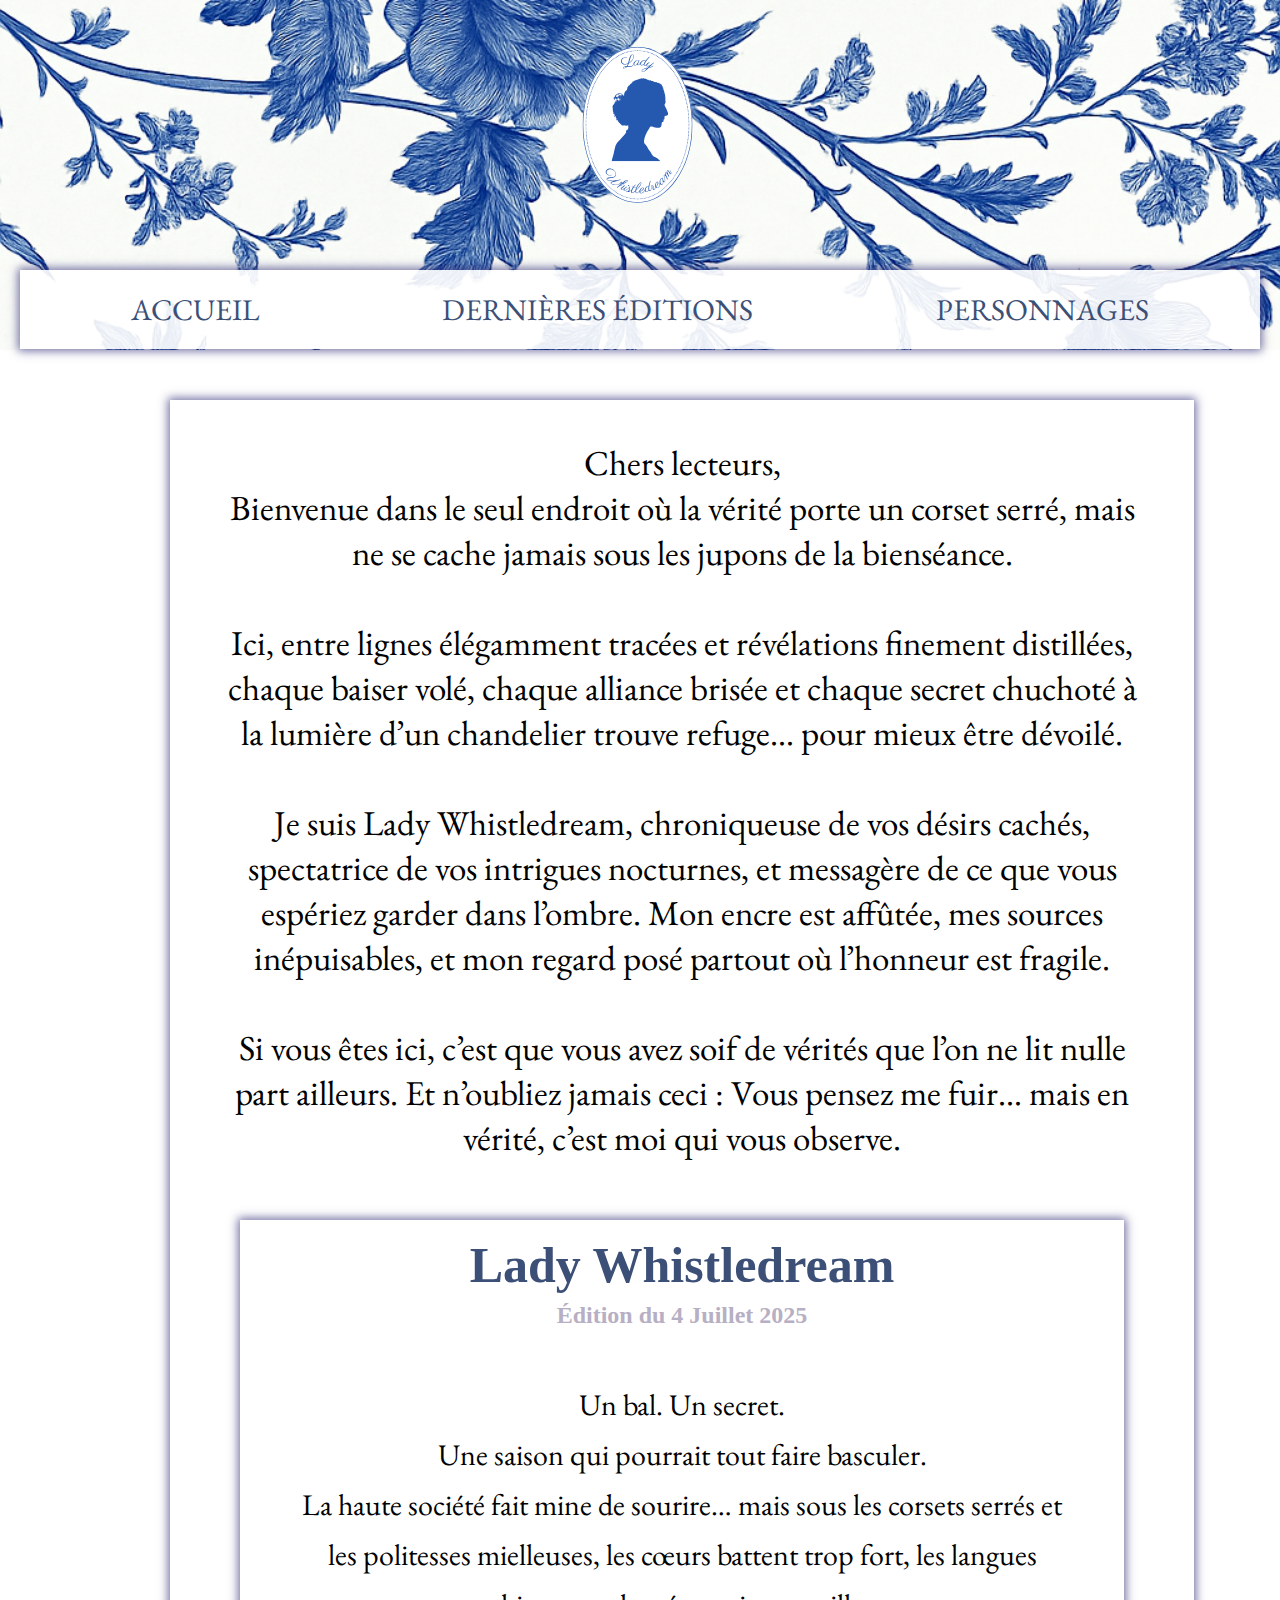
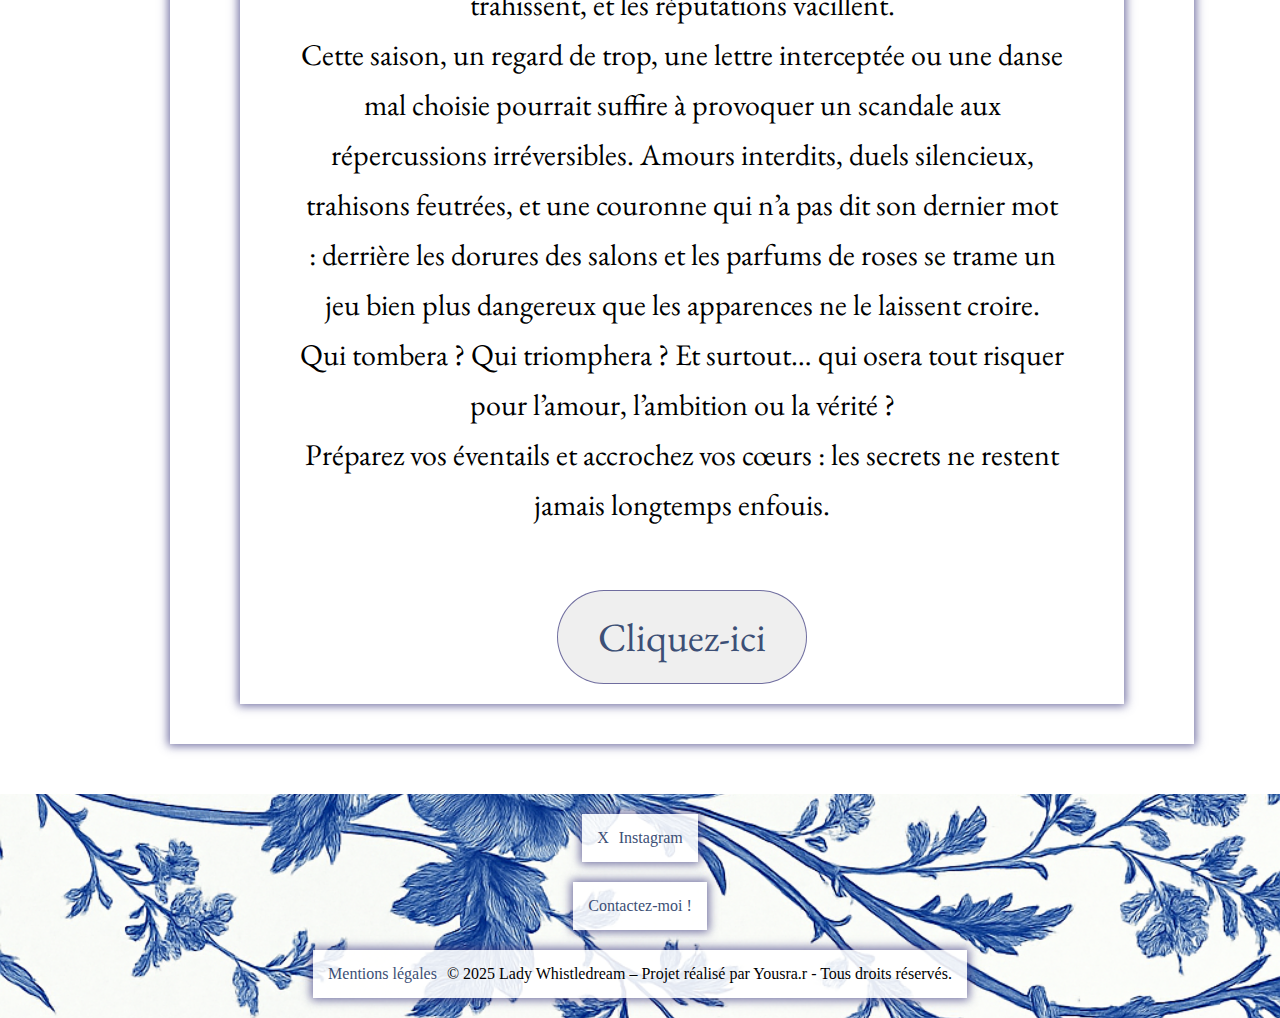
<file: index.html>
<!DOCTYPE html>
<html lang="fr">
  <head>
    <meta charset="UTF-8" />
    <meta
      name="description"
      content="Blog exclusif dévoilant les derniers potins et scandales de la haute société à l’époque de la Régence anglaise "
    />
    <meta
      name="keywords"
      content="romance historique, noblesse britannique, scandales aristocratiques, triangle amoureux, secrets de cour, rivalités sociales, bal d’ouverture, intrigue royale, amour interdit"
    />
    <meta name="author" content="Yousra.R" />
    <meta name="viewport" content="width=device-width, initial-scale=1.0" />
    <title>Accueil</title>
    <link rel="stylesheet" href="accueil.css" />
  </head>
  <body>
    <header>
      <div class="container-header">
        <div class="p-img-logo">
          <img
            class="image-logo-lw"
            id="haut-de-page"
            src="lady-whistledream.svg"
            alt="logo du site avec un portrait d'une femme entouré d'une forme ovale - il contient aussi le nom du site"
            width="350px"
            height="350px"
          />
        </div>

        <div class="lien-navbar">
          <a href="index.html" class="lien-navbar1">ACCUEIL</a>
          <a href="editions.html" class="lien-navbar1">DERNIÈRES ÉDITIONS</a>
          <a href="personnages.html" class="lien-navbar1">PERSONNAGES</a>
        </div>
      </div>
    </header>

    <main class="main-accueil">
      <p class="p-intro-accueil">
        Chers lecteurs, <br />
        Bienvenue dans le seul endroit où la vérité porte un corset serré, mais
        ne se cache jamais sous les jupons de la bienséance. <br /><br />
        Ici, entre lignes élégamment tracées et révélations finement distillées,
        chaque baiser volé, chaque alliance brisée et chaque secret chuchoté à
        la lumière d’un chandelier trouve refuge… pour mieux être dévoilé.
        <br /><br />Je suis Lady Whistledream, chroniqueuse de vos désirs
        cachés, spectatrice de vos intrigues nocturnes, et messagère de ce que
        vous espériez garder dans l’ombre. Mon encre est affûtée, mes sources
        inépuisables, et mon regard posé partout où l’honneur est fragile.
        <br /><br />Si vous êtes ici, c’est que vous avez soif de vérités que
        l’on ne lit nulle part ailleurs. Et n’oubliez jamais ceci : Vous pensez
        me fuir… mais en vérité, c’est moi qui vous observe.
      </p>

      <div class="edition-1">
        <h1 class="title-edition">Lady Whistledream</h1>
        <h2 class="subtitle-edition">Édition du 4 Juillet 2025</h2>
        <p class="p-edition-1">
          Un bal. Un secret. <br />
          Une saison qui pourrait tout faire basculer. <br />
          La haute société fait mine de sourire… mais sous les corsets serrés et
          les politesses mielleuses, les cœurs battent trop fort, les langues
          trahissent, et les réputations vacillent.
          <br />Cette saison, un regard de trop, une lettre interceptée ou une
          danse mal choisie pourrait suffire à provoquer un scandale aux
          répercussions irréversibles. Amours interdits, duels silencieux,
          trahisons feutrées, et une couronne qui n’a pas dit son dernier mot :
          derrière les dorures des salons et les parfums de roses se trame un
          jeu bien plus dangereux que les apparences ne le laissent croire.
          <br />Qui tombera ? Qui triomphera ? Et surtout… qui osera tout
          risquer pour l’amour, l’ambition ou la vérité ? <br />
          Préparez vos éventails et accrochez vos cœurs : les secrets ne restent
          jamais longtemps enfouis.
        </p>
        <br />
        <button class="voir-la-suite">
          <a class="bouton-cliquez-ici" href="editions.html">Cliquez-ici</a>
        </button>
      </div>
    </main>

    <a class="btn-haut-de-page" href="#haut-de-page"
      ><img
        src="arrow_upward_24dp_3C4F76_FILL1_wght700_GRAD200_opsz24.svg"
        alt="icon d'une flèche qui remonte vers le haut de la page"
    /></a>

    <footer>
      <div class="reseaux-sociaux">
        <a
          class="twitter"
          target="_blank"
          href="https://x.com/lwhistledream?s=11"
          >X</a
        >
        <a
          class="instagram"
          target="_blank"
          href="https://www.instagram.com/ladywhistledream/?igsh=dWtlNzA5a2M1d245&utm_source=qr"
          >Instagram</a
        >
      </div>

      <a class="email-contact" href="mailto:ladywhistledream@gmail.com">
        Contactez-moi !</a
      >
      <div class="copyright-footer">
        <a class="mentions-legales" target="_blank" href="mentions-legales.docx"
          >Mentions légales</a
        >
        <p class="copyright">
          © 2025 Lady Whistledream – Projet réalisé par Yousra.r - Tous droits
          réservés.
        </p>
      </div>
    </footer>
  </body>
</html>
</file>
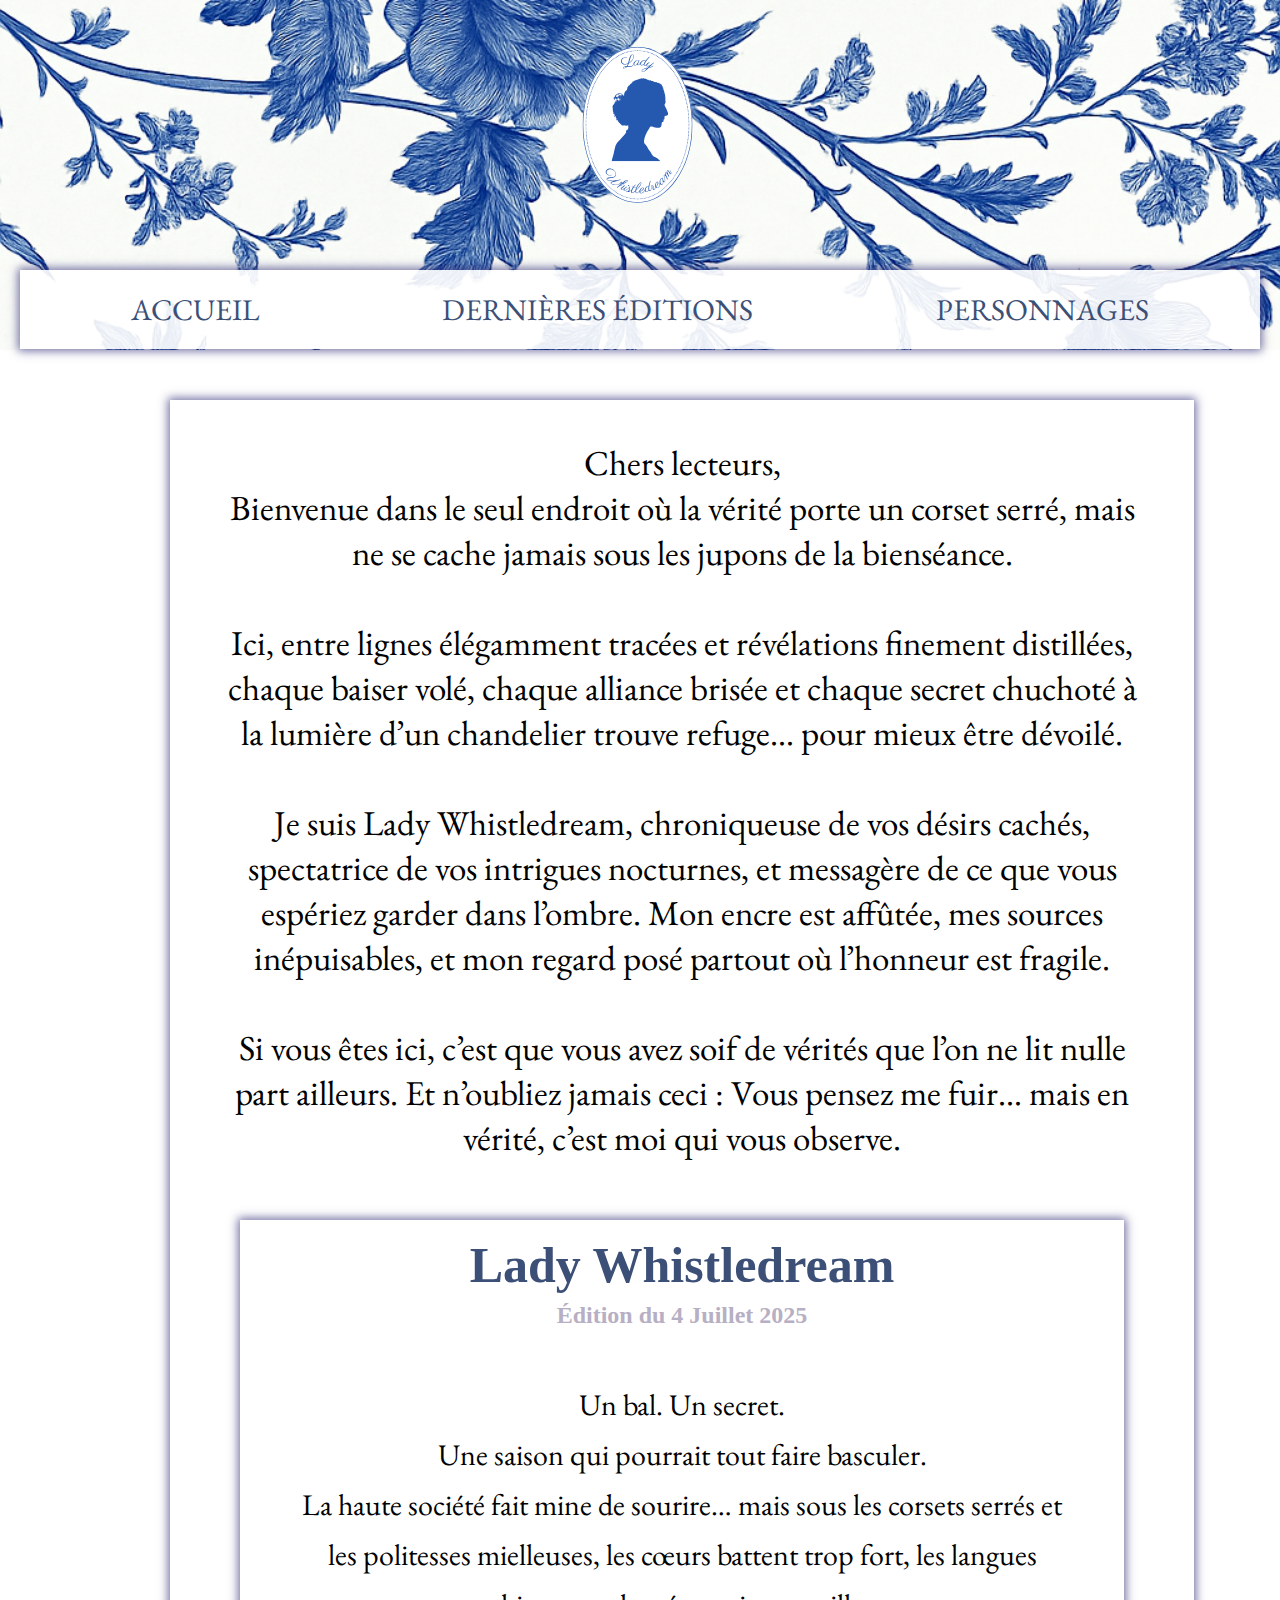
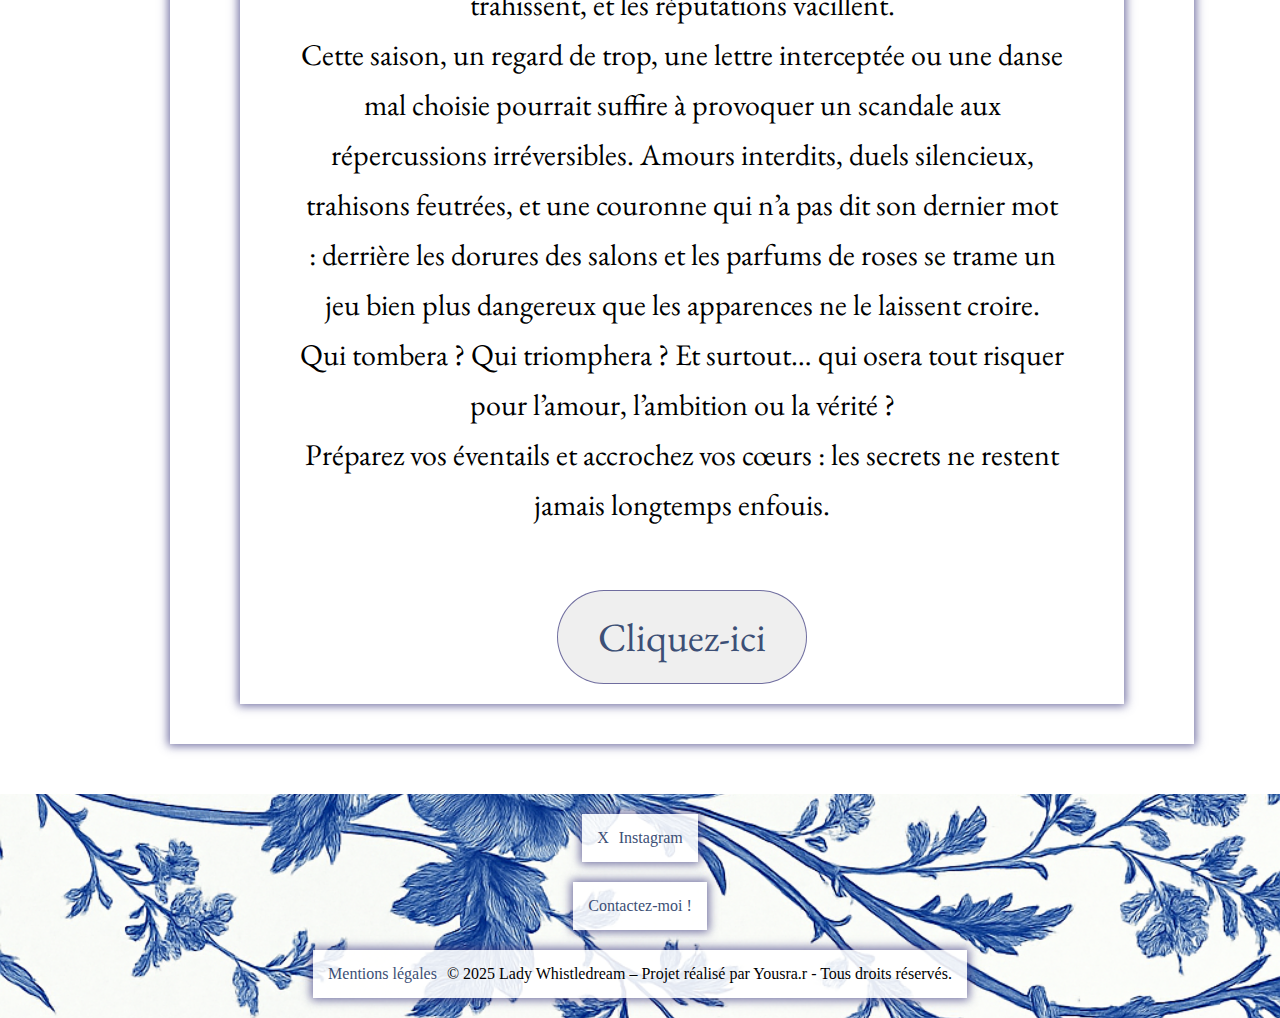
<file: accueil.html>
<!DOCTYPE html>
<html lang="en">
  <head>
    <meta charset="UTF-8" />
    <meta
      name="description"
      content="Blog exclusif dévoilant les derniers potins et scandales de la haute société à l’époque de la Régence anglaise "
    />
    <meta
      name="keywords"
      content="romance historique, noblesse britannique, scandales aristocratiques, triangle amoureux, secrets de cour, rivalités sociales, bal d’ouverture, intrigue royale, amour interdit"
    />
    <meta name="author" content="Yousra.R" />
    <meta name="viewport" content="width=device-width, initial-scale=1.0" />
    <title>Accueil</title>
    <link rel="stylesheet" href="accueil.css" />
  </head>
  <body>
    <header>
      <div class="container-header">
        <div class="p-img-logo">
          <img
            class="image-logo-lw"
            id="haut-de-page"
            src="lady-whistledream.svg"
            alt="logo du site avec un portrait d'une femme entouré d'une forme ovale - il contient aussi le nom du site"
            width="350px"
            height="350px"
          />
        </div>

        <div class="lien-navbar">
          <a href="accueil.html" class="lien-navbar1">ACCUEIL</a>
          <a href="editions.html" class="lien-navbar1">DERNIÈRES ÉDITIONS</a>
          <a href="personnages.html" class="lien-navbar1">PERSONNAGES</a>
        </div>
      </div>
    </header>

    <main class="main-accueil">
      <p class="p-intro-accueil">
        Chers lecteurs, <br />
        Bienvenue dans le seul endroit où la vérité porte un corset serré, mais
        ne se cache jamais sous les jupons de la bienséance. <br /><br />
        Ici, entre lignes élégamment tracées et révélations finement distillées,
        chaque baiser volé, chaque alliance brisée et chaque secret chuchoté à
        la lumière d’un chandelier trouve refuge… pour mieux être dévoilé.
        <br /><br />Je suis Lady Whistledream, chroniqueuse de vos désirs
        cachés, spectatrice de vos intrigues nocturnes, et messagère de ce que
        vous espériez garder dans l’ombre. Mon encre est affûtée, mes sources
        inépuisables, et mon regard posé partout où l’honneur est fragile.
        <br /><br />Si vous êtes ici, c’est que vous avez soif de vérités que
        l’on ne lit nulle part ailleurs. Et n’oubliez jamais ceci : Vous pensez
        me fuir… mais en vérité, c’est moi qui vous observe.
      </p>

      <div class="edition-1">
        <h1 class="title-edition">Lady Whistledream</h1>
        <h2 class="subtitle-edition">Édition du 4 Juillet 2025</h2>
        <p class="p-edition-1">
          Un bal. Un secret. <br />
          Une saison qui pourrait tout faire basculer. <br />
          La haute société fait mine de sourire… mais sous les corsets serrés et
          les politesses mielleuses, les cœurs battent trop fort, les langues
          trahissent, et les réputations vacillent.
          <br />Cette saison, un regard de trop, une lettre interceptée ou une
          danse mal choisie pourrait suffire à provoquer un scandale aux
          répercussions irréversibles. Amours interdits, duels silencieux,
          trahisons feutrées, et une couronne qui n’a pas dit son dernier mot :
          derrière les dorures des salons et les parfums de roses se trame un
          jeu bien plus dangereux que les apparences ne le laissent croire.
          <br />Qui tombera ? Qui triomphera ? Et surtout… qui osera tout
          risquer pour l’amour, l’ambition ou la vérité ? <br />
          Préparez vos éventails et accrochez vos cœurs : les secrets ne restent
          jamais longtemps enfouis.
        </p>
        <br />
        <button class="voir-la-suite">
          <a class="bouton-cliquez-ici" href="editions.html">Cliquez-ici</a>
        </button>
      </div>
    </main>

    <a class="btn-haut-de-page" href="#haut-de-page"
      ><img
        src="arrow_upward_24dp_3C4F76_FILL1_wght700_GRAD200_opsz24.svg"
        alt="icon d'une flèche qui remonte vers le haut de la page"
    /></a>

    <footer>
      <div class="reseaux-sociaux">
        <a
          class="twitter"
          target="_blank"
          href="https://x.com/lwhistledream?s=11"
          >X</a
        >
        <a
          class="instagram"
          target="_blank"
          href="https://www.instagram.com/ladywhistledream/?igsh=dWtlNzA5a2M1d245&utm_source=qr"
          >Instagram</a
        >
      </div>

      <a class="email-contact" href="mailto:ladywhistledream@gmail.com">
        Contactez-moi !</a
      >
      <div class="copyright-footer">
        <a class="mentions-legales" target="_blank" href="mentions-legales.docx"
          >Mentions légales</a
        >
        <p class="copyright">
          © 2025 Lady Whistledream – Projet réalisé par Yousra.r - Tous droits
          réservés.
        </p>
      </div>
    </footer>
  </body>
</html>
</file>
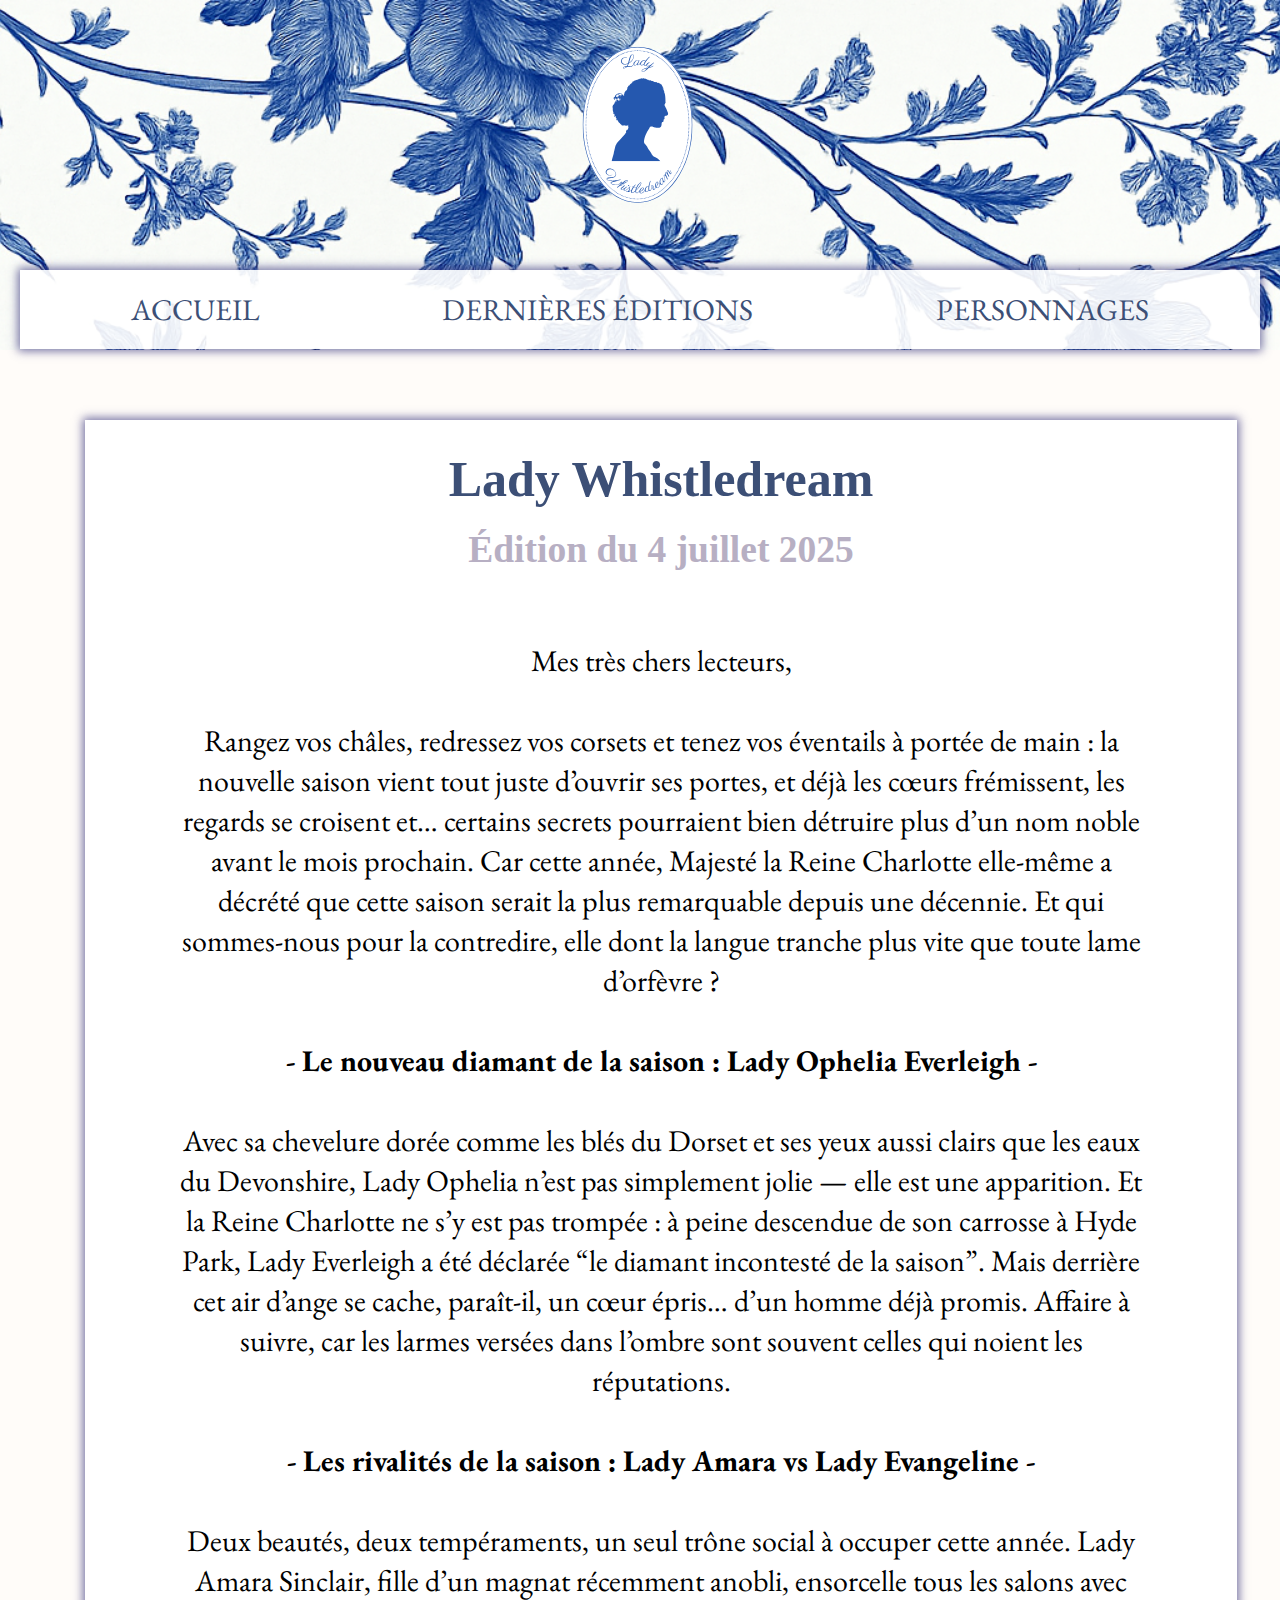
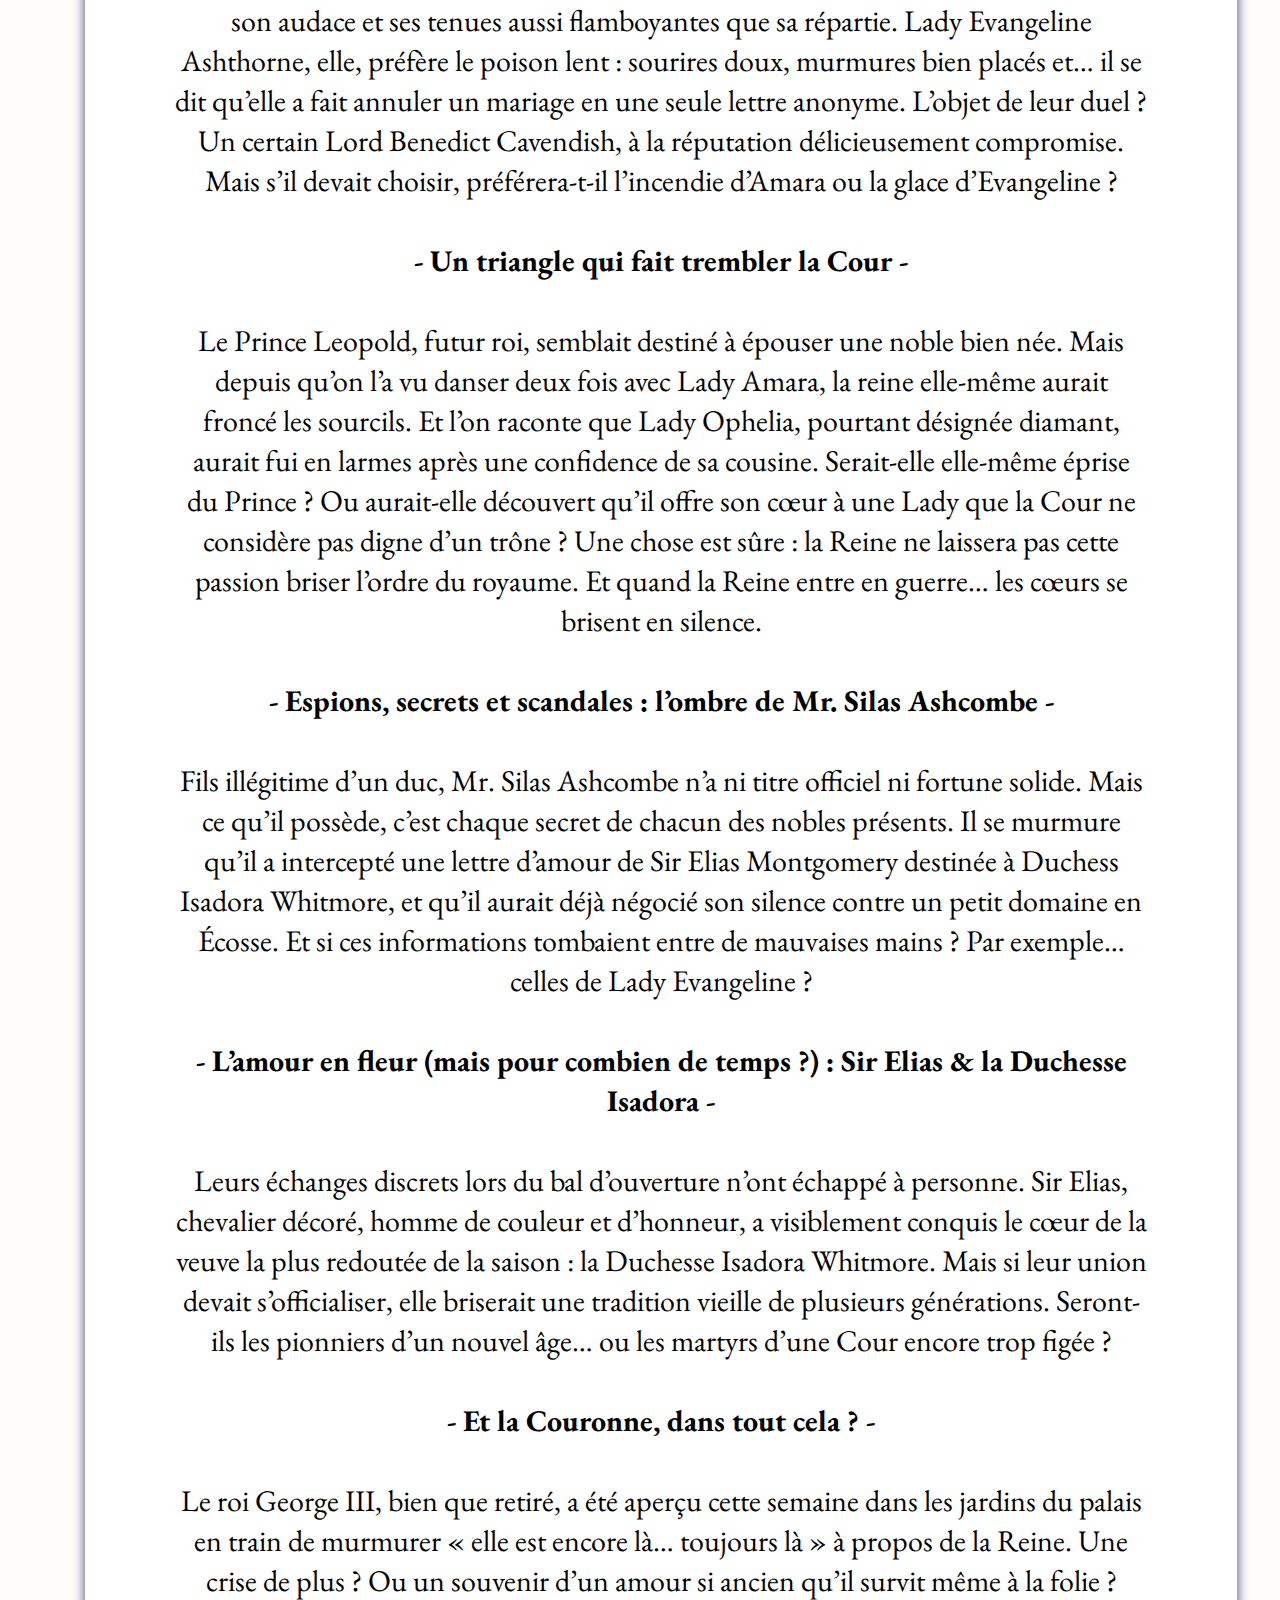
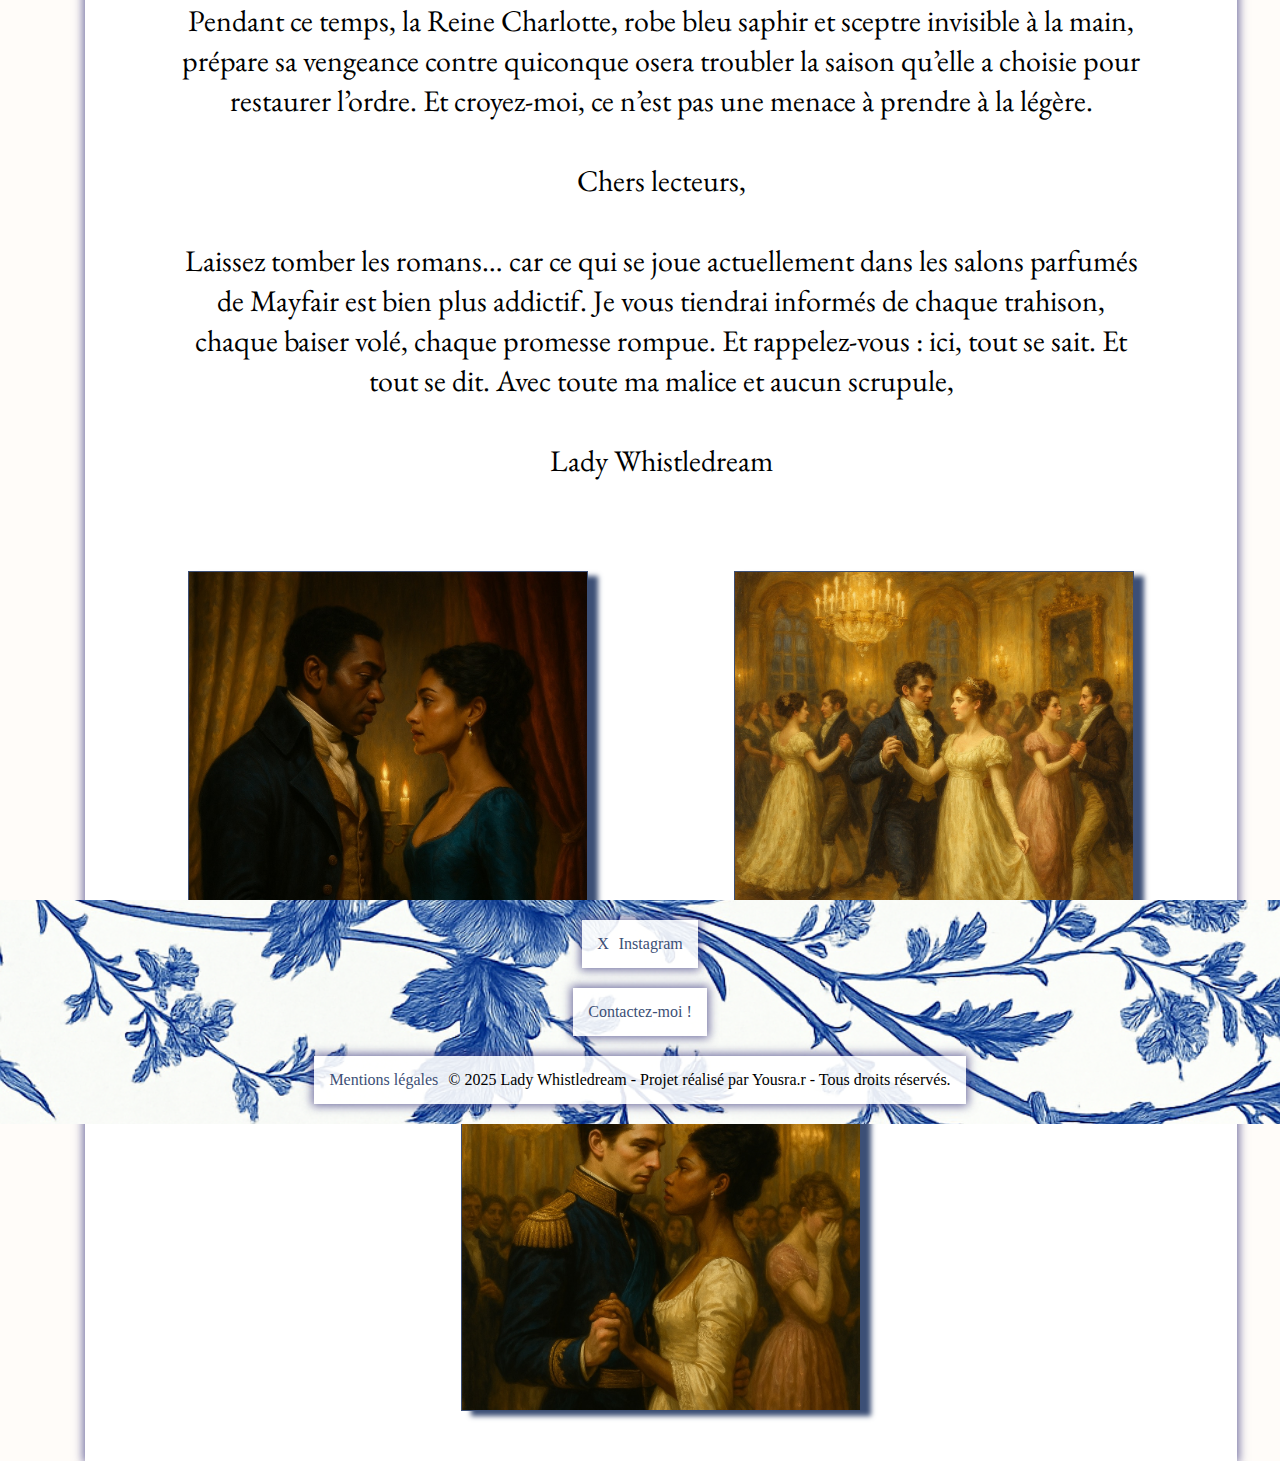
<file: editions.html>
<!DOCTYPE html>
<html lang="en">
  <head>
    <meta charset="UTF-8" />
     <meta
      name="description"
      content="Blog exclusif dévoilant les derniers potins et scandales de la haute société à l’époque de la Régence anglaise "
    />
    <meta
      name="keywords"
      content="romance historique, noblesse britannique, scandales aristocratiques, triangle amoureux, secrets de cour, rivalités sociales, bal d’ouverture, intrigue royale, amour interdit"
    />
    <meta name="author" content="Yousra.R" />
    <meta name="viewport" content="width=device-width, initial-scale=1.0" />
    <title>Editions</title>
    <link rel="stylesheet" href="editions.css" />
  </head>
  <body>
    <header>
      <div class="container-header">
        <div class="p-img-logo">
          <img
            class="image-logo-lw"
            id="haut-de-page"
            src="lady-whistledream.svg"
            alt="logo du site avec un portrait d'une femme entouré d'une forme ovale - il contient aussi le nom du site"
            width="350px"
            height="350px"
          />
        </div>

        <div class="lien-navbar">
          <a href="accueil.html" class="lien-navbar1">ACCUEIL</a>
          <a href="editions.html" class="lien-navbar1">DERNIÈRES ÉDITIONS</a>
          <a href="personnages.html" class="lien-navbar1">PERSONNAGES</a>
        </div>
      </div>
    </header>
    <main>
      <div class="main-edition-1">
        <h1 class="title-edition">Lady Whistledream</h1>
        <h2 class="subtitle-edition">Édition du 4 juillet 2025</h2>
        <p class="p-edition-1">
          Mes très chers lecteurs,
          <br /><br />
          Rangez vos châles, redressez vos corsets et tenez vos éventails à
          portée de main : la nouvelle saison vient tout juste d’ouvrir ses
          portes, et déjà les cœurs frémissent, les regards se croisent et…
          certains secrets pourraient bien détruire plus d’un nom noble avant le
          mois prochain. Car cette année, Majesté la Reine Charlotte
          elle-même a décrété que cette saison serait la plus remarquable depuis
          une décennie. Et qui sommes-nous pour la contredire, elle dont la
          langue tranche plus vite que toute lame d’orfèvre ?
          <br /><br />
          <strong>- Le nouveau diamant de la saison : Lady Ophelia Everleigh -</strong>
          <br /><br />
          Avec sa chevelure dorée comme les blés du Dorset et ses yeux aussi
          clairs que les eaux du Devonshire, Lady Ophelia n’est pas simplement
          jolie — elle est une apparition. Et la Reine Charlotte ne s’y est pas
          trompée : à peine descendue de son carrosse à Hyde Park, Lady
          Everleigh a été déclarée “le diamant incontesté de la saison”. Mais
          derrière cet air d’ange se cache, paraît-il, un cœur épris… d’un homme
          déjà promis. Affaire à suivre, car les larmes versées dans l’ombre
          sont souvent celles qui noient les réputations.
          <br /><br />
          <strong>- Les rivalités de la saison : Lady Amara vs Lady Evangeline -</strong>
          <br /><br />
          Deux beautés, deux tempéraments, un seul trône social à occuper cette
          année. Lady Amara Sinclair, fille d’un magnat récemment anobli,
          ensorcelle tous les salons avec son audace et ses tenues aussi
          flamboyantes que sa répartie. Lady Evangeline Ashthorne, elle, préfère
          le poison lent : sourires doux, murmures bien placés et… il se dit
          qu’elle a fait annuler un mariage en une seule lettre anonyme. L’objet
          de leur duel ? Un certain Lord Benedict Cavendish, à la réputation
          délicieusement compromise. Mais s’il devait choisir, préférera-t-il
          l’incendie d’Amara ou la glace d’Evangeline ?
          <br /><br />
          <strong>- Un triangle qui fait trembler la Cour -</strong>
          <br /><br />
          Le Prince Leopold, futur roi, semblait destiné à épouser une noble
          bien née. Mais depuis qu’on l’a vu danser deux fois avec Lady Amara,
          la reine elle-même aurait froncé les sourcils. Et l’on raconte que
          Lady Ophelia, pourtant désignée diamant, aurait fui en larmes après
          une confidence de sa cousine. Serait-elle elle-même éprise du Prince ?
          Ou aurait-elle découvert qu’il offre son cœur à une Lady que la Cour
          ne considère pas digne d’un trône ? Une chose est sûre : la Reine ne
          laissera pas cette passion briser l’ordre du royaume. Et quand la
          Reine entre en guerre… les cœurs se brisent en silence.
          <br /><br />
          <strong>- Espions, secrets et scandales : l’ombre de Mr. Silas Ashcombe -</strong>
          <br /><br />
          Fils illégitime d’un duc, Mr. Silas Ashcombe n’a ni titre officiel ni
          fortune solide. Mais ce qu’il possède, c’est chaque secret de chacun
          des nobles présents. Il se murmure qu’il a intercepté une lettre
          d’amour de Sir Elias Montgomery destinée à Duchess Isadora Whitmore,
          et qu’il aurait déjà négocié son silence contre un petit domaine en
          Écosse. Et si ces informations tombaient entre de mauvaises mains ?
          Par exemple… celles de Lady Evangeline ?
          <br /><br />
          <strong>- L’amour en fleur (mais pour combien de temps ?) : Sir Elias & la
          Duchesse Isadora -</strong>
          <br /><br />
          Leurs échanges discrets lors du bal d’ouverture n’ont échappé à
          personne. Sir Elias, chevalier décoré, homme de couleur et d’honneur,
          a visiblement conquis le cœur de la veuve la plus redoutée de la
          saison : la Duchesse Isadora Whitmore. Mais si leur union devait
          s’officialiser, elle briserait une tradition vieille de plusieurs
          générations. Seront-ils les pionniers d’un nouvel âge… ou les martyrs
          d’une Cour encore trop figée ?
          <br /><br />
          <strong>- Et la Couronne, dans tout cela ? -</strong>
          <br /><br />
          Le roi George III, bien que retiré, a été aperçu cette semaine dans
          les jardins du palais en train de murmurer « elle est encore là…
          toujours là » à propos de la Reine. Une crise de plus ? Ou un souvenir
          d’un amour si ancien qu’il survit même à la folie ? Pendant ce temps,
          la Reine Charlotte, robe bleu saphir et sceptre invisible à la main,
          prépare sa vengeance contre quiconque osera troubler la saison qu’elle
          a choisie pour restaurer l’ordre. Et croyez-moi, ce n’est pas une
          menace à prendre à la légère.
          <br /><br />
          Chers lecteurs,
          <br /><br />
          Laissez tomber les romans… car ce qui se joue actuellement dans les
          salons parfumés de Mayfair est bien plus addictif. Je vous tiendrai
          informés de chaque trahison, chaque baiser volé, chaque promesse
          rompue. Et rappelez-vous : ici, tout se sait. Et tout se dit. Avec
          toute ma malice et aucun scrupule,
          <br /><br />
          Lady Whistledream
        </p>
          <div class="modal-container">
          <a class="modal-toggle modal-image-1" href="#modal-1"> </a>
  <div id="image-1" class="overlay">
    <div class="modal">
      <h2>Image 1</h2>
      <a class="close" href="#">&times;</a>
      <div class="contenu">
        <p>Image numéro 1</p>
      </div>
    </div>
  </div>

  <a class="modal-toggle modal-image-2" href="#modal-2">
  </a>

  <div id="image-2" class="overlay">
    <div class="modal">
      <h2>Image 2</h2>
      <a class="close" href="#">&times;</a>
      <div class="contenu">
        <p>Image numéro 2</p>
      </div>
    </div>
  </div>

  <a class="modal-toggle modal-image-3" href="#modal-3">
  </a>

  <div id="image-3" class="overlay">
    <div class="modal">
      <h2>Image 3</h2>
      <a class="close" href="#">&times;</a>
      <div class="contenu">
        <p>Image numéro 3</p>
      </div>
    </div>
  </div>
</div>
      </div>
      </div>

    </main>

         <a class="btn-haut-de-page" href="#haut-de-page"><img src="arrow_upward_24dp_3C4F76_FILL1_wght700_GRAD200_opsz24.svg" alt="icon d'une flèche qui remonte vers le haut de la page"></a>

     <footer>
      <div class="reseaux-sociaux">
        <a class="twitter" target="_blank" href="https://x.com/lwhistledream?s=11">X</a>
        <a class="instagram" target="_blank" href="https://www.instagram.com/ladywhistledream/?igsh=dWtlNzA5a2M1d245&utm_source=qr">Instagram</a>
      </div>

      <a class="email-contact" href="mailto:ladywhistledream@gmail.com"> Contactez-moi !</a>
        <div class="copyright-footer">
        <a class="mentions-legales" target="_blank" href="mentions-legales.docx">Mentions légales</a> 
        <p class="copyright"> © 2025 Lady Whistledream - Projet réalisé par Yousra.r - Tous droits réservés. </p>
        </div>
    </footer>
  </body>
</html>
</file>
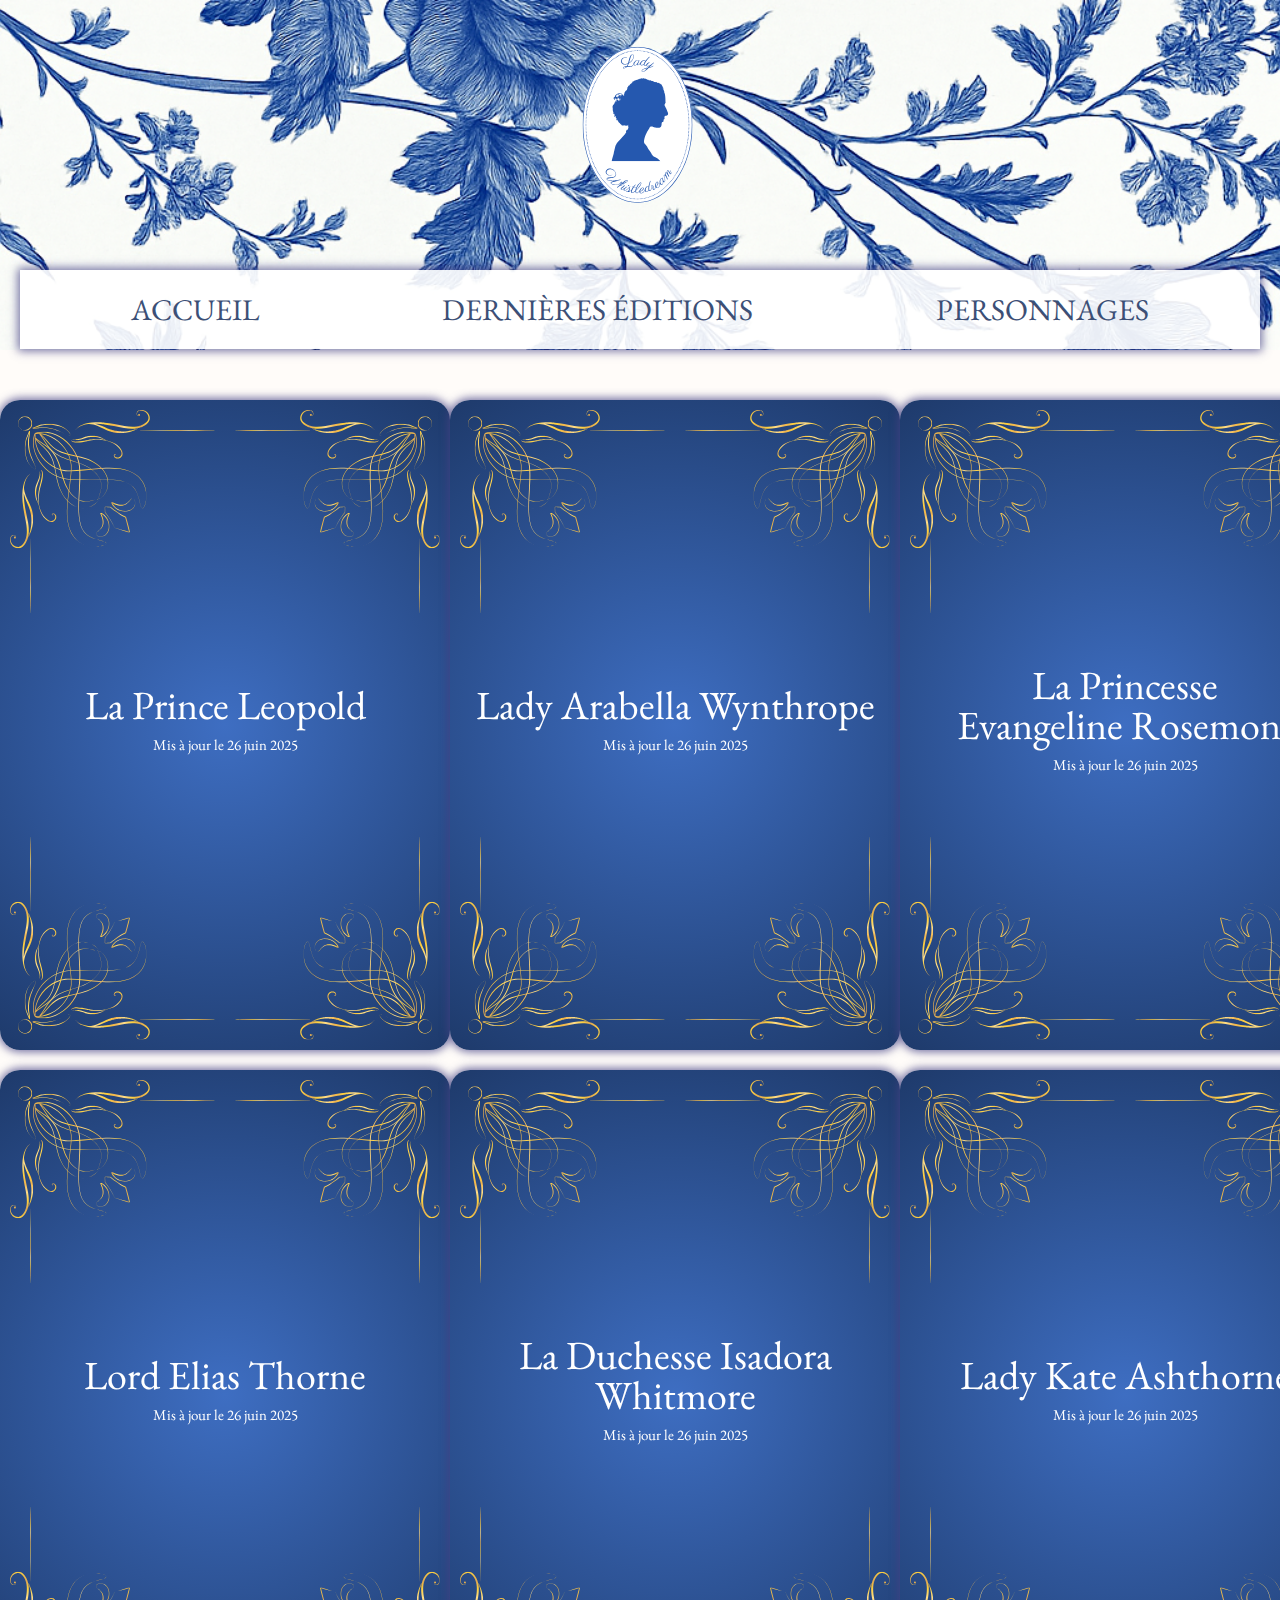
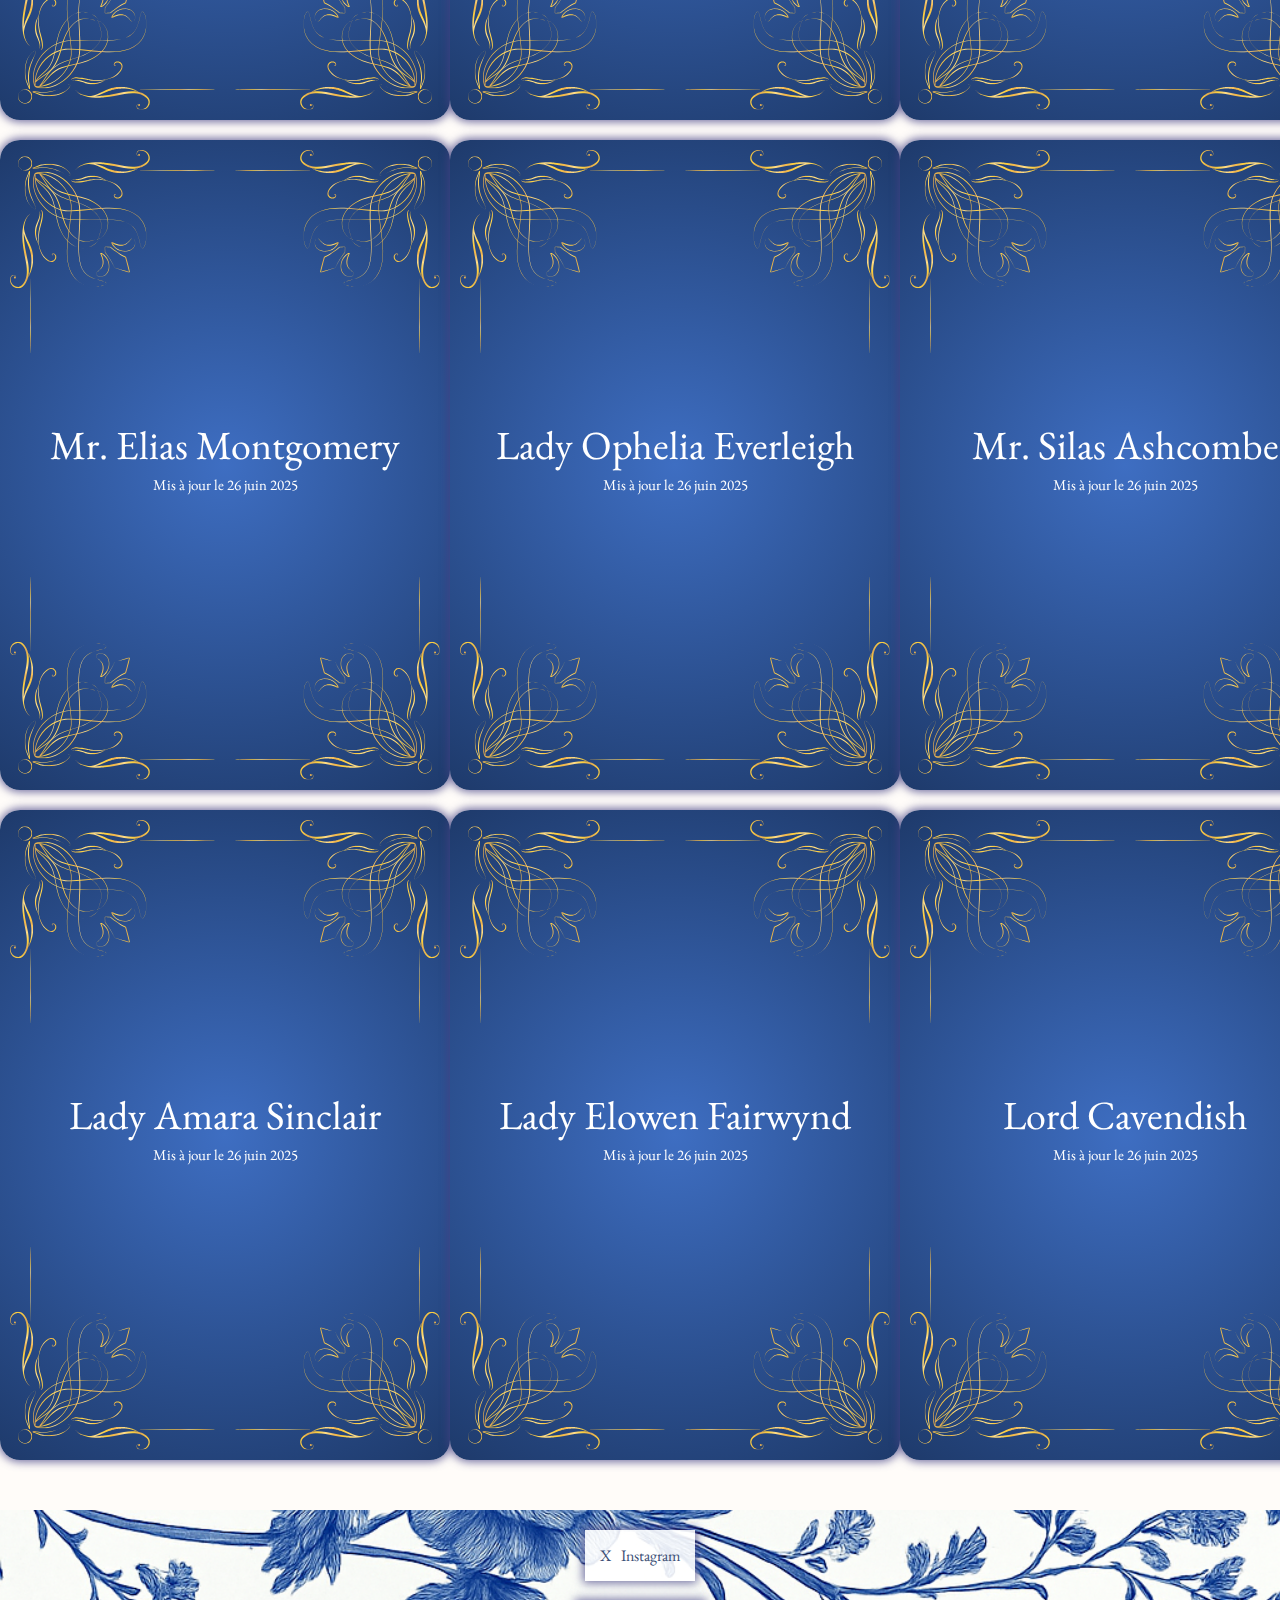
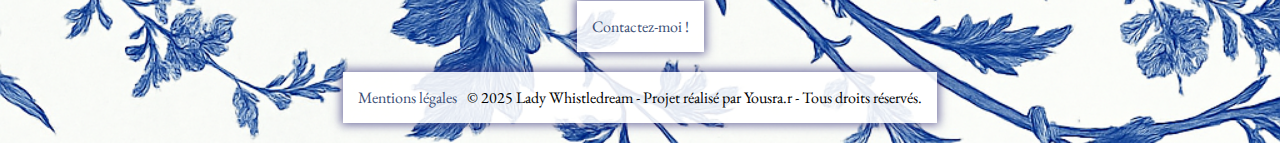
<file: personnages.html>
<!DOCTYPE html>
<html lang="fr">
  <head>
    <meta charset="UTF-8" />
    <meta
      name="description"
      content="Blog exclusif dévoilant les derniers potins et scandales de la haute société à l’époque de la Régence anglaise "
    />
    <meta
      name="keywords"
      content="romance historique, noblesse britannique, scandales aristocratiques, triangle amoureux, secrets de cour, rivalités sociales, bal d’ouverture, intrigue royale, amour interdit"
    />
    <meta name="author" content="Yousra.R" />
    <meta name="viewport" content="width=device-width, initial-scale=1.0" />
    <title>Personnages</title>
    <link rel="stylesheet" href="personnages.css" />
  </head>
  <body>
    <header>
      <div class="container-header">
        <div class="p-img-logo">
          <img
            class="image-logo-lw"
            id="haut-de-page"
            src="lady-whistledream.svg"
            alt="logo du site avec un portrait d'une femme entouré d'une forme ovale - il contient aussi le nom du site"
            width="350px"
            height="350px"
          />
        </div>

        <div class="lien-navbar">
          <a href="index.html" class="lien-navbar1">ACCUEIL</a>
          <a href="editions.html" class="lien-navbar1">DERNIÈRES ÉDITIONS</a>
          <a href="personnages.html" class="lien-navbar1">PERSONNAGES</a>
        </div>
      </div>
    </header>

    <main>
      <div class="containers">
        <div class="card-container">
          <div class="card">
            <div class="card-front">
              <img
                class="ornement-hd"
                src="3.svg"
                alt="ornement coin haut droit"
                width="400px"
                height="400px"
              />
              <img
                class="ornement-hg"
                src="4.svg"
                alt="ornement coin haut gauche"
                width="400px"
                height="400px"
              />
              <img
                class="ornement-bd"
                src="5.svg"
                alt="ornement coin bas droit"
                width="400px"
                height="400px"
              />

              <img
                class="ornement-bg"
                src="6.svg"
                alt="ornement coin bas gauche"
                width="400px"
                height="400px"
              />
              <p class="c-f-name mobile-only" id="le-prince-leopold">
                La Prince Leopold
              </p>
              <p class="c-f-maj">Mis à jour le 26 juin 2025</p>
            </div>
            <div class="card-back">
              <img
                class="img-personnages"
                src="prince-leopold.png"
                alt="un prince vêtu d'une veste rouge et d'une couronne"
                width="450px"
                height="650px"
              />
            </div>
          </div>
        </div>

        <div class="card-container">
          <div class="card">
            <div class="card-front">
              <img
                class="ornement-hd"
                src="3.svg"
                alt="ornement coin haut droit"
                width="400px"
                height="400px"
              />
              <img
                class="ornement-hg"
                src="4.svg"
                alt="ornement coin haut gauche"
                width="400px"
                height="400px"
              />
              <img
                class="ornement-bd"
                src="5.svg"
                alt="ornement coin bas droit"
                width="400px"
                height="400px"
              />

              <img
                class="ornement-bg"
                src="6.svg"
                alt="ornement coin bas gauche"
                width="400px"
                height="400px"
              />
              <p class="c-f-name mobile-only" id="lady-arabella-wynthrope">
                Lady Arabella Wynthrope
              </p>
              <p class="c-f-maj">Mis à jour le 26 juin 2025</p>
            </div>
            <div class="card-back">
              <img
                class="img-personnages"
                src="lady-arabella.png"
                alt="jeune lady arabella portant une robe blanche et une tiare"
                width="450px"
                height="650px"
              />
            </div>
          </div>
        </div>

        <div class="card-container">
          <div class="card">
            <div class="card-front">
              <img
                class="ornement-hd"
                src="3.svg"
                alt="ornement coin haut droit"
                width="400px"
                height="400px"
              />
              <img
                class="ornement-hg"
                src="4.svg"
                alt="ornement coin haut gauche"
                width="400px"
                height="400px"
              />
              <img
                class="ornement-bd"
                src="5.svg"
                alt="ornement coin bas droit"
                width="400px"
                height="400px"
              />

              <img
                class="ornement-bg"
                src="6.svg"
                alt="ornement coin bas gauche"
                width="400px"
                height="400px"
              />
              <p
                class="c-f-name mobile-only"
                id="la-princesse-evangeline-rosemont"
              >
                La Princesse <br />
                Evangeline Rosemont
              </p>
              <p class="c-f-maj">Mis à jour le 26 juin 2025</p>
            </div>
            <div class="card-back">
              <img
                class="img-personnages"
                src="princesse-evangeline-rosemont.jpeg"
                alt="la princesse evangeline porte une robe couleur saumon ansi qu'une paire de gants blanche et un diadème"
                width="450px"
                height="650px"
              />
            </div>
          </div>
        </div>
      </div>

      <div class="containers">
        <div class="card-container">
          <div class="card">
            <div class="card-front">
              <img
                class="ornement-hd"
                src="3.svg"
                alt="ornement coin haut droit"
                width="400px"
                height="400px"
              />
              <img
                class="ornement-hg"
                src="4.svg"
                alt="ornement coin haut gauche"
                width="400px"
                height="400px"
              />
              <img
                class="ornement-bd"
                src="5.svg"
                alt="ornement coin bas droit"
                width="400px"
                height="400px"
              />

              <img
                class="ornement-bg"
                src="6.svg"
                alt="ornement coin bas gauche"
                width="400px"
                height="400px"
              />
              <p class="c-f-name mobile-only" id="lord-elias-thorne">
                Lord Elias Thorne
              </p>
              <p class="c-f-maj">Mis à jour le 26 juin 2025</p>
            </div>
            <div class="card-back">
              <img
                class="img-personnages"
                src="lord-elias-thorne.png"
                alt="lord elias thorne porte un costume bleu nuit"
                width="450px"
                height="650px"
              />
            </div>
          </div>
        </div>

        <div class="card-container">
          <div class="card">
            <div class="card-front">
              <img
                class="ornement-hd"
                src="3.svg"
                alt="ornement coin haut droit"
                width="400px"
                height="400px"
              />
              <img
                class="ornement-hg"
                src="4.svg"
                alt="ornement coin haut gauche"
                width="400px"
                height="400px"
              />
              <img
                class="ornement-bd"
                src="5.svg"
                alt="ornement coin bas droit"
                width="400px"
                height="400px"
              />

              <img
                class="ornement-bg"
                src="6.svg"
                alt="ornement coin bas gauche"
                width="400px"
                height="400px"
              />
              <p class="c-f-name mobile-only" id="duchesse-isadora-whitmore">
                La Duchesse Isadora Whitmore
              </p>
              <p class="c-f-maj">Mis à jour le 26 juin 2025</p>
            </div>
            <div class="card-back">
              <img
                class="img-personnages"
                src="duchesse-isadora-whitmore.png"
                alt="la duchesse whitmore porte une robe noir et une paire de gants noir"
                width="450px"
                height="650px"
              />
            </div>
          </div>
        </div>

        <div class="card-container">
          <div class="card">
            <div class="card-front">
              <img
                class="ornement-hd"
                src="3.svg"
                alt="ornement coin haut droit"
                width="400px"
                height="400px"
              />
              <img
                class="ornement-hg"
                src="4.svg"
                alt="ornement coin haut gauche"
                width="400px"
                height="400px"
              />
              <img
                class="ornement-bd"
                src="5.svg"
                alt="ornement coin bas droit"
                width="400px"
                height="400px"
              />

              <img
                class="ornement-bg"
                src="6.svg"
                alt="ornement coin bas gauche"
                width="400px"
                height="400px"
              />
              <p class="c-f-name mobile-only" id="lady-kate-ashthorne">
                Lady Kate Ashthorne
              </p>
              <p class="c-f-maj">Mis à jour le 26 juin 2025</p>
            </div>
            <div class="card-back">
              <img
                class="img-personnages"
                src="lady-kate-ashthorne.png"
                alt="lady kate Ashthorne porte une robe noir ansi que des gants de la même couleur"
                width="450px"
                height="650px"
              />
            </div>
          </div>
        </div>
      </div>

      <div class="containers">
        <div class="card-container">
          <div class="card">
            <div class="card-front">
              <img
                class="ornement-hd"
                src="3.svg"
                alt="ornement coin haut droit"
                width="400px"
                height="400px"
              />
              <img
                class="ornement-hg"
                src="4.svg"
                alt="ornement coin haut gauche"
                width="400px"
                height="400px"
              />
              <img
                class="ornement-bd"
                src="5.svg"
                alt="ornement coin bas droit"
                width="400px"
                height="400px"
              />

              <img
                class="ornement-bg"
                src="6.svg"
                alt="ornement coin bas gauche"
                width="400px"
                height="400px"
              />
              <p class="c-f-name mobile-only" id="sir-elias-montgomery">
                Mr. Elias Montgomery
              </p>
              <p class="c-f-maj">Mis à jour le 26 juin 2025</p>
            </div>
            <div class="card-back">
              <img
                class="img-personnages"
                src="sir-elias-montgomery.png"
                alt="monsieur Montgomery porte un costume bleu ansi qu'un chapeau de la même couleur"
                width="450px"
                height="650px"
              />
            </div>
          </div>
        </div>

        <div class="card-container">
          <div class="card">
            <div class="card-front">
              <img
                class="ornement-hd"
                src="3.svg"
                alt="ornement coin haut droit"
                width="400px"
                height="400px"
              />
              <img
                class="ornement-hg"
                src="4.svg"
                alt="ornement coin haut gauche"
                width="400px"
                height="400px"
              />
              <img
                class="ornement-bd"
                src="5.svg"
                alt="ornement coin bas droit"
                width="400px"
                height="400px"
              />

              <img
                class="ornement-bg"
                src="6.svg"
                alt="ornement coin bas gauche"
                width="400px"
                height="400px"
              />
              <p class="c-f-name mobile-only" id="lady-ophelia-everleigh">
                Lady Ophelia Everleigh
              </p>
              <p class="c-f-maj">Mis à jour le 26 juin 2025</p>
            </div>
            <div class="card-back">
              <img
                class="img-personnages"
                src="lady-ophelia-everleigh.png"
                alt="lady ophelia porte une robe blanche avec des ornements dorés ainsi qu'une fleur jaune dans les cheveux"
                width="450px"
                height="650px"
              />
            </div>
          </div>
        </div>

        <div class="card-container">
          <div class="card">
            <div class="card-front">
              <img
                class="ornement-hd"
                src="3.svg"
                alt="ornement coin haut droit"
                width="400px"
                height="400px"
              />
              <img
                class="ornement-hg"
                src="4.svg"
                alt="ornement coin haut gauche"
                width="400px"
                height="400px"
              />
              <img
                class="ornement-bd"
                src="5.svg"
                alt="ornement coin bas droit"
                width="400px"
                height="400px"
              />

              <img
                class="ornement-bg"
                src="6.svg"
                alt="ornement coin bas gauche"
                width="400px"
                height="400px"
              />
              <p class="c-f-name mobile-only" id="mr-silas-ashcombe">
                Mr. Silas Ashcombe
              </p>
              <p class="c-f-maj">Mis à jour le 26 juin 2025</p>
            </div>
            <div class="card-back">
              <img
                class="img-personnages"
                src="mr-silas-ashcombe.png"
                alt="monsieur Ashcombe porte un costume marron"
                width="450px"
                height="650px"
              />
            </div>
          </div>
        </div>
      </div>
      <div class="containers">
        <div class="card-container">
          <div class="card">
            <div class="card-front">
              <img
                class="ornement-hd"
                src="3.svg"
                alt="ornement coin haut droit"
                width="400px"
                height="400px"
              />
              <img
                class="ornement-hg"
                src="4.svg"
                alt="ornement coin haut gauche"
                width="400px"
                height="400px"
              />
              <img
                class="ornement-bd"
                src="5.svg"
                alt="ornement coin bas droit"
                width="400px"
                height="400px"
              />

              <img
                class="ornement-bg"
                src="6.svg"
                alt="ornement coin bas gauche"
                width="400px"
                height="400px"
              />
              <p class="c-f-name mobile-only" id="lady-amara-sinclair">
                Lady Amara Sinclair
              </p>
              <p class="c-f-maj">Mis à jour le 26 juin 2025</p>
            </div>
            <div class="card-back">
              <img
                class="img-personnages"
                src="lady-amara-sinclair.png"
                alt="lady sinclair porte une robe rouge avec des ornements dorés ansi qu'une tiare de la même couleur que les ornements"
                width="450px"
                height="650px"
              />
            </div>
          </div>
        </div>

        <div class="card-container">
          <div class="card">
            <div class="card-front">
              <img
                class="ornement-hd"
                src="3.svg"
                alt="ornement coin haut droit"
                width="400px"
                height="400px"
              />
              <img
                class="ornement-hg"
                src="4.svg"
                alt="ornement coin haut gauche"
                width="400px"
                height="400px"
              />
              <img
                class="ornement-bd"
                src="5.svg"
                alt="ornement coin bas droit"
                width="400px"
                height="400px"
              />

              <img
                class="ornement-bg"
                src="6.svg"
                alt="ornement coin bas gauche"
                width="400px"
                height="400px"
              />
              <p class="c-f-name mobile-only" id="lady-elowen-fairwynd">
                Lady Elowen Fairwynd
              </p>
              <p class="c-f-maj">Mis à jour le 26 juin 2025</p>
            </div>
            <div class="card-back">
              <img
                class="img-personnages"
                src="lady-elowen-fairwynd.png"
                alt="lady elowen porte une robe à fleurs rose, elle tient dans ses mains un livre et un style"
                width="450px"
                height="650px"
              />
            </div>
          </div>
        </div>

        <div class="card-container">
          <div class="card">
            <div class="card-front">
              <img
                class="ornement-hd"
                src="3.svg"
                alt="ornement coin haut droit"
                width="400px"
                height="400px"
              />
              <img
                class="ornement-hg"
                src="4.svg"
                alt="ornement coin haut gauche"
                width="400px"
                height="400px"
              />
              <img
                class="ornement-bd"
                src="5.svg"
                alt="ornement coin bas droit"
                width="400px"
                height="400px"
              />

              <img
                class="ornement-bg"
                src="6.svg"
                alt="ornement coin bas gauche"
                width="400px"
                height="400px"
              />
              <p class="c-f-name mobile-only" id="lord-cavendish">
                Lord Cavendish
              </p>
              <p class="c-f-maj">Mis à jour le 26 juin 2025</p>
            </div>
            <div class="card-back">
              <img
                class="img-personnages"
                src="lord-cavendish.png"
                alt="lord cavendish porte un costume noir"
                width="450px"
                height="650px"
              />
            </div>
          </div>
        </div>
      </div>
    </main>

    <a class="btn-haut-de-page" href="#haut-de-page"
      ><img
        src="arrow_upward_24dp_3C4F76_FILL1_wght700_GRAD200_opsz24.svg"
        alt="icon d'une flèche qui remonte vers le haut de la page"
    /></a>

    <footer>
      <div class="reseaux-sociaux">
        <a
          class="twitter"
          target="_blank"
          href="https://x.com/lwhistledream?s=11"
          >X</a
        >
        <a
          class="instagram"
          target="_blank"
          href="https://www.instagram.com/ladywhistledream/?igsh=dWtlNzA5a2M1d245&utm_source=qr"
          >Instagram</a
        >
      </div>

      <a class="email-contact" href="mailto:ladywhistledream@gmail.com">
        Contactez-moi !</a
      >
      <div class="copyright-footer">
        <a class="mentions-legales" target="_blank" href="mentions-legales.docx"
          >Mentions légales</a
        >
        <p class="copyright">
          © 2025 Lady Whistledream - Projet réalisé par Yousra.r - Tous droits
          réservés.
        </p>
      </div>
    </footer>
  </body>
</html>
</file>
<file: accueil.css>
@import url("https://fonts.googleapis.com/css2?family=EB+Garamond:ital,wght@0,400..800;1,400..800&display=swap");

* {
  margin: 0;
  padding: 0;
  box-sizing: border-box;
}

html {
  scroll-behavior: smooth;
}

body {
  width: 100vw;
}

/*  PAGE ACCUEIL : DEBUT HEADER  */

header {
  width: 100%;
  display: flex;
  flex-direction: column;
  height: 350px;
  background-image: url(fond-porcelaine.PNG);
  background-position: center;
  background-repeat: no-repeat;
  background-size: 100%;
}

.lien-navbar {
  display: flex;
  flex-direction: row;
  justify-content: space-around;
  background-color: rgba(255, 255, 255, 0.912);
  box-shadow: 0px 0px 9px 2px rgba(68, 66, 132, 0.75);
  padding: 20px;
  margin: 20px;
  z-index: 1;
  position: relative;
  bottom: 100px;
}

.lien-navbar1 {
  text-decoration: none;
  color: #3c4f76;
  font-size: 30px;
  font-family: "EB Garamond", serif;
  font-style: normal;
  transition: transform 0.3s ease; /* Animation fluide */
}

.lien-navbar1:hover {
  transform: scale(1.1); /* Grossit à 110% */
}

@media (hover: hover) {
  .lien-navbar1:hover {
    color: #e6c96e;
  }
}

.p-img-logo {
  display: flex;
  flex-direction: column;
  justify-content: flex-start;
  align-items: center;
  z-index: 2;
  position: relative;
  bottom: 50px;
}

/*  PAGE ACCUEIL : FIN HEADER  */

/* PAGE ACCUEIL : DEBUT MAIN  */

.main-accueil {
  display: flex;
  flex-direction: column;
  align-items: center;
  margin: 50px;
  line-height: 30px;
  background-color: white;
  box-shadow: 0px 0px 9px 2px rgba(68, 66, 132, 0.75);
  width: 80%;
  position: relative;
  left: 120px;
}

.p-intro-accueil,
.edition-1 {
  margin-top: 40px;
  margin-bottom: 40px;
}

.subtitle-edition,
.title-edition {
  display: flex;
  flex-direction: column;
  align-items: center;
  margin-bottom: 20px;
}

.title-edition {
  color: #3c4f76;
  font-size: 50px;
}

.subtitle-edition {
  color: #b7afc3;
}

.img-edition-1 {
  display: flex;
  flex-direction: row;
  justify-content: space-evenly;
  margin-top: 50px;
}

.img1 {
  border-radius: 300px;
}

.p-intro-accueil {
  text-align: center;
  font-size: 35px;
  margin-left: 50px;
  margin-right: 50px;
  line-height: 45px;
  font-family: "EB Garamond", serif;
  font-style: normal;
}

.p-edition-1 {
  text-align: center;
  line-height: 50px;
  margin-left: 30px;
  margin-right: 30px;
  padding: 30px;
  font-family: "EB Garamond", serif;
  font-style: normal;
  font-size: 30px;
}

.edition-1 {
  box-shadow: 0px 0px 9px 2px rgba(68, 66, 132, 0.75);
  padding-top: 30px;
  margin-top: 20px;
  margin-left: 70px;
  margin-right: 70px;
  display: flex;
  flex-direction: column;
  align-items: center;
}

.voir-la-suite {
  display: flex;
  flex-direction: row;
  justify-content: center;
  align-items: flex-end;
  margin-bottom: 20px;
  color: #3c4f76;
  padding: 20px;
  width: 250px;
  border-radius: 50px;
  border: 1px solid rgba(68, 66, 132, 0.75);
  color: rgba(68, 66, 132, 0.75);
  font-size: 40px;
  font-family: "EB Garamond", serif;
  font-style: normal;
}

@media (hover: hover) {
  .voir-la-suite:hover,
  .bouton-cliquez-ici:hover {
    background-color: #3c4f76;
    color: white;
  }
}

a {
  text-decoration: none;
  color: #3c4f76;
}

.btn-haut-de-page {
  position: fixed;
  left: 1380px;
  bottom: 300px;
  background-color: #ffffff;
  border-radius: 30px;
  padding: 10px;
  border: 1px solid #3c4f76;
}

/* PAGE ACCUEIL : FIN MAIN */

/* PAGE ACCUEIL : DEBUT FOOTER */

footer {
  display: flex;
  flex-direction: column;
  align-items: center;
  padding: 10px;
  background-image: url(fond-porcelaine.PNG);
  background-position: center;
  background-repeat: no-repeat;
  background-size: 100%;
}

.reseaux-sociaux,
.email-contact,
.copyright-footer {
  margin: 10px;
  background-color: rgba(255, 255, 255, 0.896);
  box-shadow: 0px 0px 9px 2px rgba(68, 66, 132, 0.75);
  padding: 15px;
  display: flex;
  flex-direction: row;
  align-items: space-evenly;
}

.mentions-legales {
  margin-right: 10px;
}

.instagram {
  margin-left: 10px;
}

/* PAGE ACCUEIL : FIN FOOTER */

/* MEDIA QUERIES */

/* téléphones */

@media only screen and (max-width: 480px) and (min-width: 320px) {
  body {
    width: 100vw;
    display: flex;
    flex-direction: column;
    align-items: center;
  }

  .container-header,
  .lien-navbar {
    display: flex;
    flex-direction: column;
    align-items: center;
  }

  .lien-navbar {
    position: relative;
    bottom: 190px;
  }

  .image-logo-lw {
    position: relative;
    bottom: 30px;
  }

  .p-intro-accueil {
    margin: 10px;
    font-size: 30px;
  }

  .main-accueil {
    display: flex;
    flex-direction: column;
    align-items: center;
    position: relative;
    left: 0px;
    margin-left: 0;
    margin-right: 0;
  }

  .edition-1 {
    width: 85%;
    height: 100%;
    margin-top: 30px;
  }

  .p-edition-1 {
    margin: 0;
    font-size: 20px;
  }

  .title-edition {
    text-align: center;
    line-height: 60px;
  }

  .voir-la-suite {
    background-color: #3c4f76;
  }

  .bouton-cliquez-ici {
    color: white;
  }

  .btn-haut-de-page {
    position: relative;
    left: 0;
    bottom: 10px;
    border-radius: 0px;
    padding: 0px;
    border: none;
  }

  footer {
    width: 100vw;
  }
}
</file>
<file: editions.css>
@import url("https://fonts.googleapis.com/css2?family=EB+Garamond:ital,wght@0,400..800;1,400..800&display=swap");

* {
  margin: 0;
  padding: 0;
  box-sizing: border-box;
}

html {
  scroll-behavior: smooth;
}

body {
  background-color: #fffcf9;
  width: 100vw;
  height: 100vh;
}

/*  PAGE EDITIONS : DEBUT HEADER */

header {
  width: 100%;
  display: flex;
  flex-direction: column;
  background-image: url(fond-porcelaine.PNG);
  background-position: center;
  background-size: 100%;
  height: 350px;
  background-image: url(fond-porcelaine.PNG);
  background-position: center;
  background-repeat: no-repeat;
  background-size: 100%;
}

.lien-navbar {
  display: flex;
  flex-direction: row;
  justify-content: space-around;
  background-color: rgba(255, 255, 255, 0.912);
  box-shadow: 0px 0px 9px 2px rgba(68, 66, 132, 0.75);
  padding: 20px;
  margin: 20px;
  z-index: 1;
  position: relative;
  bottom: 100px;
}

.lien-navbar1 {
  text-decoration: none;
  color: #3c4f76;
  font-size: 30px;
  font-family: "EB Garamond", serif;
  font-style: normal;
  transition: transform 0.3s ease; /* Animation fluide */
}

.lien-navbar1:hover {
  transform: scale(1.1); /* Grossit à 110% */
}

@media (hover: hover) {
  .lien-navbar1:hover {
    color: #e6c96e;
  }
}

.p-img-logo {
  display: flex;
  flex-direction: column;
  justify-content: flex-start;
  align-items: center;
  z-index: 2;
  position: relative;
  bottom: 50px;
}
/*  PAGE EDITIONS : FIN HEADER */

/* PAGE EDITION : DEBUT MAIN */

.main-edition-1 {
  box-shadow: 0px 0px 9px 2px rgba(68, 66, 132, 0.75);
  background-color: rgba(255, 255, 255, 0.914);
  margin: 70px;
  padding: 30px;
  font-size: 25px;
  position: absolute;
  width: 90%;
  left: 15px;
}

.p-edition-1 {
  margin-top: 40px;
  margin-bottom: 40px;
  font-family: "EB Garamond", serif;
  font-style: normal;
  font-size: 30px;
}

.subtitle-edition,
.title-edition {
  display: flex;
  flex-direction: column;
  align-items: center;
  margin-bottom: 20px;
}

.title-edition {
  color: #3c4f76;
}

.subtitle-edition {
  color: #b7afc3;
}

.p-edition-1 {
  text-align: center;
  line-height: 40px;
  margin-left: 30px;
  margin-right: 30px;
  padding: 30px;
}

.edition-1 {
  padding-top: 30px;
  margin-top: 20px;
  margin-left: 70px;
  margin-right: 70px;
}

.modal-container {
  display: flex;
  flex-direction: row;
  justify-content: space-evenly;
  flex-wrap: wrap;
}

.modal-toggle {
  display: inline-block;
  cursor: pointer;
  transition: all 0.2s ease-out;
  min-width: 400px;
  min-height: 400px;
  border: 1px solid #3c4f76;
  box-shadow: 10px 5px 5px #3c4f76;
  margin: 20px auto;
  text-align: center;
}

.modal-image-1 {
  background-image: url(isadora-elias.png);
  background-repeat: no-repeat;
  background-size: cover;
  background-position: top;
}

.modal-image-2 {
  background-image: url(bal-dansant.png);
  background-repeat: no-repeat;
  background-size: cover;
  background-position: top;
}

.modal-image-3 {
  background-image: url(amara-prince-ophelia.png);
  background-repeat: no-repeat;
  background-size: cover;
  background-position: top;
}

.modal-toggle:hover {
  transform: scale(1.1);
  box-shadow: none;
}

.overlay {
  position: absolute;
  top: 0;
  bottom: 0;
  left: 0;
  right: 0;
  background: rgba(0, 0, 0, 0.5);
  transition: opacity 0.2s;
  visibility: hidden;
  opacity: 0;
}

.overlay:target {
  visibility: visible;
  opacity: 1;
}

.modal {
  width: 300px;
  margin: 75px auto;
  padding: 20px;
  background: whitesmoke;
  border: 1px solid #3c4f76;
  box-shadow: 0 0 50px rgba(0, 0, 0, 0.5);
  position: relative;
}

.modal h2 {
  margin-top: 0;
  color: #444444;
}

.modal .close {
  position: absolute;
  top: 20px;
  right: 20px;
  width: 20px;
  height: 20px;
  opacity: 0.8;
  transition: all 200ms;
  font-size: 24px;
  text-decoration: none;
  color: #444444;
}

.modal .contenu {
  max-height: 400px;
  overflow: auto;
}

/* PAGE EDITION : FIN MAIN  */

.btn-haut-de-page {
  position: fixed;
  top: 500px;
  left: 1390px;
  background-color: #ffffff;
  border-radius: 30px;
  padding: 10px;
  border: 1px solid #3c4f76;
}

/* PAGE EDITIONS : DEBUT FOOTER */

footer {
  display: flex;
  flex-direction: column;
  align-items: center;
  padding: 10px;
  margin-top: 100px;
  position: absolute;
  top: 4000px;
  width: 100%;
  background-image: url(fond-porcelaine.PNG);
  background-position: center;
  background-repeat: no-repeat;
  background-size: 100%;
}

.reseaux-sociaux,
.email-contact,
.copyright-footer {
  margin: 10px;
  background-color: rgba(255, 255, 255, 0.896);
  box-shadow: 0px 0px 9px 2px rgba(68, 66, 132, 0.75);
  padding: 15px;
  display: flex;
  flex-direction: row;
  align-items: space-evenly;
}

.mentions-legales {
  margin-right: 10px;
}

.instagram {
  margin-left: 10px;
}

a {
  text-decoration: none;
  color: #3c4f76;
}

/* PAGE EDITIONS : FIN FOOTER */

/* MEDIA QUERIES */

@media only screen and (max-width: 480px) and (min-width: 320px) {
  body {
    width: 100vw;
    display: flex;
    flex-direction: column;
    align-items: center;
  }
  .container-header,
  .lien-navbar {
    display: flex;
    flex-direction: column;
    align-items: center;
  }

  .lien-navbar {
    position: relative;
    bottom: 190px;
  }

  .image-logo-lw {
    position: relative;
    bottom: 30px;
  }

  .main-edition-1 {
    display: flex;
    flex-direction: column;
    align-items: center;
    position: relative;
    left: 0px;
    margin-left: 25px;
    margin-right: 0;
  }

  .p-edition-1 {
    margin-left: 0;
    margin-right: 0;
    padding: 0;
    font-size: 20px;
  }

  .title-edition {
    text-align: center;
  }

  .subtitle-edition {
    font-size: 25px;
  }

  .btn-haut-de-page {
    position: relative;
    left: 0px;
    top: -10px;
    border-radius: 0px;
    padding: 0px;
    border: none;
  }

  footer {
    width: 100vw;
    position: relative;
    top: -100px;
  }
}
</file>
<file: personnages.css>
@import url("https://fonts.googleapis.com/css2?family=EB+Garamond:ital,wght@0,400..800;1,400..800&display=swap");

* {
  margin: 0;
  padding: 0;
  box-sizing: border-box;
}

html {
  scroll-behavior: smooth;
}

body {
  background-color: #fffcf9;
  width: 100vw;
  height: 100vh;
  font-family: "EB Garamond";
  font-style: normal;
}

/*  PAGE PERSONNAGES : DEBUT HEADER */

header {
  width: 100%;
  display: flex;
  flex-direction: column;
  height: 350px;
  background-image: url(fond-porcelaine.PNG);
  background-position: center;
  background-repeat: no-repeat;
  background-size: 100%;
}

.lien-navbar {
  display: flex;
  flex-direction: row;
  justify-content: space-around;
  background-color: rgba(255, 255, 255, 0.912);
  box-shadow: 0px 0px 9px 2px rgba(68, 66, 132, 0.75);
  padding: 20px;
  margin: 20px;
  z-index: 1;
  position: relative;
  bottom: 100px;
}

.lien-navbar1 {
  text-decoration: none;
  color: #3c4f76;
  font-size: 30px;
  font-family: "EB Garamond", serif;
  font-style: normal;
  transition: transform 0.3s ease; /* Animation fluide */
}

.lien-navbar1:hover {
  transform: scale(1.1); /* Grossit à 110% */
}

@media (hover: hover) {
  .lien-navbar1:hover {
    color: #e6c96e;
  }
}

.p-img-logo {
  display: flex;
  flex-direction: column;
  justify-content: flex-start;
  align-items: center;
  z-index: 2;
  position: relative;
  bottom: 50px;
}

/*  PAGE PERSONNAGES : FIN HEADER */

/* PAGE PERSONNAGES : DEBUT MAIN */

.card-container {
  display: flex;
  flex-direction: row;
  width: 450px;
  height: 600px;
}

.card-container:hover .card {
  transform: rotateY(180deg);
}

.card {
  height: 650px;
  width: 450px;
  transition: all 0.3s ease;
  transform-style: preserve-3d;
}

.card-front,
.card-back {
  display: flex;
  flex-direction: column;
  justify-content: center;
  align-items: center;
  width: 250px;
  height: 200px;
  border-radius: 20px;
  /* margin: 30px; */
}

.card-front {
  box-shadow: 0px 0px 9px 2px rgba(68, 66, 132, 0.75);
  background-color: #3c4f76;
  position: absolute;
  height: 100%;
  width: 100%;
  backface-visibility: hidden;
  color: #3c4f76;
  background: #3e6ec2;
  background: radial-gradient(
    circle,
    rgba(62, 110, 194, 1) 0%,
    rgba(30, 58, 107, 1) 100%
  );
}

.c-f-name {
  font-size: 40px;
  text-align: center;
}
.c-f-maj {
  font-size: 15px;
}

.c-f-maj,
.c-f-name {
  color: white;
  line-height: 40px;
}

.ornement-hd {
  position: absolute;
  right: 40px;
  bottom: 240px;
}

.ornement-hg {
  position: absolute;
  top: 10px;
  right: 10px;
}

.ornement-bd {
  position: absolute;
  top: 240px;
  right: 40px;
}

.ornement-bg {
  position: absolute;
  top: 240px;
  right: 10px;
}

.card-back {
  box-shadow: 0px 0px 9px 2px rgba(68, 66, 132, 0.75);
  background-color: rgb(245, 245, 251);
  position: absolute;
  height: 100%;
  width: 100%;
  backface-visibility: hidden;
  transform: rotateY(-180deg);
  color: rgb(0, 0, 0);
  padding: 30px;
  display: flex;
  flex-direction: column;
  justify-content: flex-start;
  align-items: center;
  background: #3e6ec2;
  background: radial-gradient(
    circle,
    rgba(62, 110, 194, 1) 0%,
    rgba(30, 58, 107, 1) 100%
  );
}

.containers {
  display: flex;
  flex-direction: row;
  justify-content: space-evenly;
  align-items: flex-start;
  margin-bottom: 70px;
  margin-top: 50px;
}

.img-personnages {
  border-radius: 20px;
  position: absolute;
  bottom: 0px;
}

/*  PAGE PERSONNAGES : FIN MAIN */

.btn-haut-de-page {
  position: fixed;
  left: 1350px;
  top: 500px;
  background-color: #ffffff;
  border-radius: 30px;
  padding: 10px;
  border: 1px solid #3c4f76;
}

/* PAGE PERSONNAGES : DEBUT FOOTER */

footer {
  display: flex;
  flex-direction: column;
  align-items: center;
  padding: 10px;
  margin-top: 100px;
  background-image: url(fond-porcelaine.PNG);
  background-position: center;
  background-repeat: no-repeat;
  background-size: 100%;
}

.reseaux-sociaux,
.email-contact,
.copyright-footer {
  margin: 10px;
  background-color: rgba(255, 255, 255, 0.896);
  box-shadow: 0px 0px 9px 2px rgba(68, 66, 132, 0.75);
  padding: 15px;
  display: flex;
  flex-direction: row;
  align-items: space-evenly;
}

.mentions-legales {
  margin-right: 10px;
}

.instagram {
  margin-left: 10px;
}

a {
  text-decoration: none;
  color: #3c4f76;
}
/* PAGE PERSONNAGES : FIN FOOTER */

/* MEDIA QUERIES */

@media only screen and (max-width: 480px) and (min-width: 320px) {
  body {
    width: 100vw;
    display: flex;
    flex-direction: column;
    align-items: center;
  }

  .container-header,
  .lien-navbar {
    display: flex;
    flex-direction: column;
    align-items: center;
  }

  .lien-navbar {
    position: relative;
    bottom: 190px;
  }

  .image-logo-lw {
    position: relative;
    bottom: 30px;
  }

  main,
  .containers,
  .card-container,
  .card,
  .card-back,
  .card-front {
    display: flex;
    flex-direction: column;
    align-items: center;
  }

  .card {
    margin-top: 100px;
  }

  .card-front {
    visibility: hidden;
  }
  .card-back {
    transform: rotateY(0deg);
  }

  .card-container {
    margin-bottom: 20px;
    margin-top: 90px;
  }

  .card-container:hover .card {
    transform: none;
  }

  .containers {
    margin-top: 0px;
  }

  .mobile-only {
    visibility: visible;
    color: #3c4f76;
    font-size: 30px;
    font-style: oblique;
    z-index: 1;
    position: absolute;
    top: 500px;
    padding: 10px;
  }

  .btn-haut-de-page {
    position: relative;
    left: 0px;
    top: -10px;
    border-radius: 0px;
    padding: 0px;
    border: none;
  }

  footer {
    width: 100vw;
    position: relative;
    top: -100px;
  }
}
</file>
